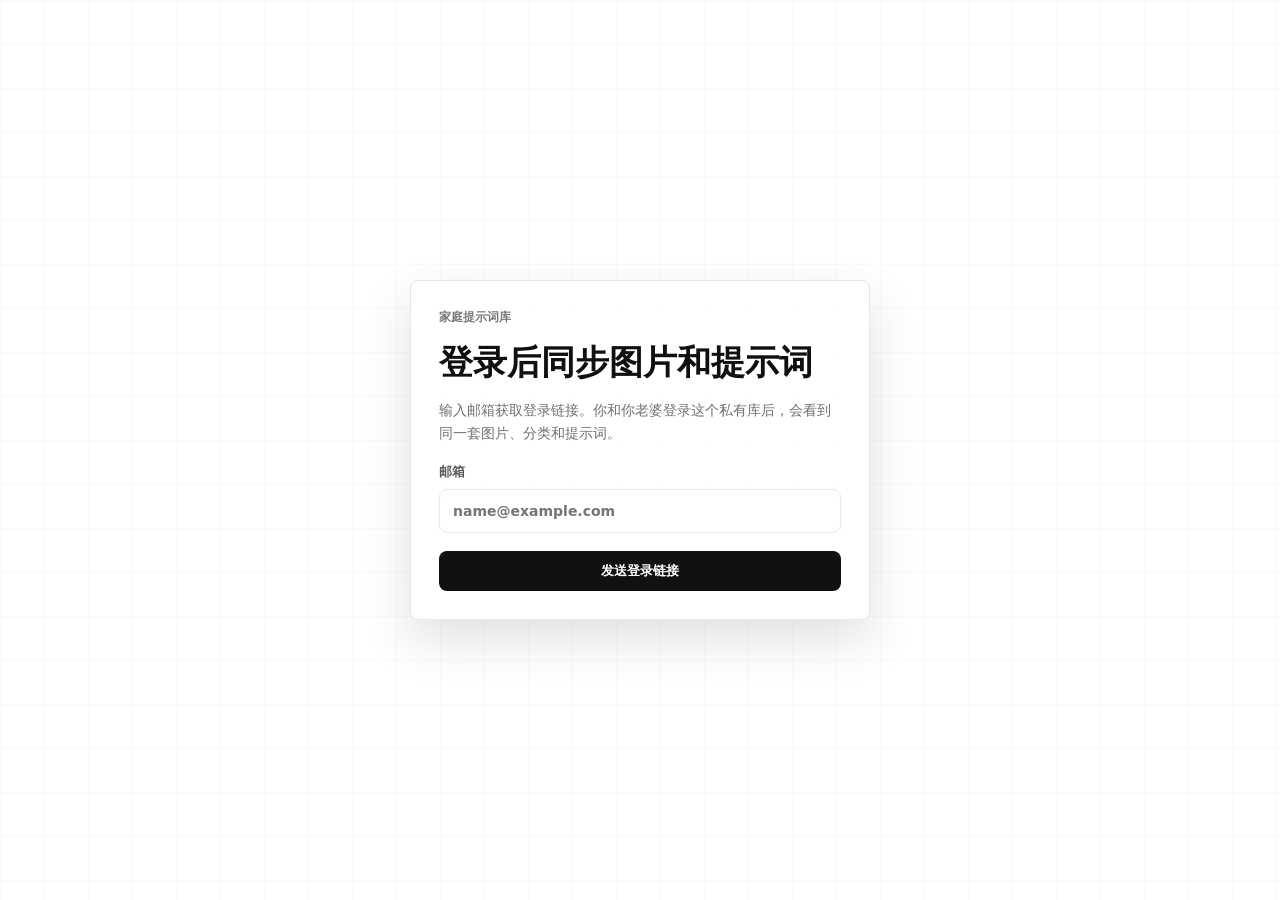
<file: index.html>
<!doctype html>
<html lang="en">
  <head>
    <meta charset="UTF-8" />
    <meta name="viewport" content="width=device-width, initial-scale=1.0" />
    <meta name="theme-color" content="#ffffff" />
    <link rel="icon" type="image/svg+xml" href="./favicon.svg" />
    <title>PromptsRef Local</title>
    <script type="module" crossorigin src="./assets/index-CEas1XL5.js"></script>
    <link rel="stylesheet" crossorigin href="./assets/index-CzXbA7TS.css">
  </head>
  <body>
    <div id="root"></div>
  </body>
</html>
</file>
<file: assets/index-CzXbA7TS.css>
:root{color-scheme:light;--bg: #ffffff;--ink: #101010;--muted: #707070;--line: #e7e7e7;--soft: #f6f6f4;--surface: #ffffff;--surface-strong: #f0f0ee;--accent: #111111;--accent-soft: #f8d657;--shadow: 0 20px 50px rgba(10, 10, 10, .12);--radius: 8px;font-family:Inter,ui-sans-serif,system-ui,-apple-system,BlinkMacSystemFont,Segoe UI,sans-serif}*{box-sizing:border-box}html,body,#root{min-height:100%}body{margin:0;overflow-x:hidden;background:var(--bg);color:var(--ink)}button,input,textarea,select{font:inherit}button{cursor:pointer}.app-shell{max-width:100vw;min-height:100vh;overflow-x:hidden;background:linear-gradient(90deg,rgba(17,17,17,.025) 1px,transparent 1px),linear-gradient(180deg,rgba(17,17,17,.025) 1px,transparent 1px),#fff;background-size:44px 44px}.topbar{position:sticky;top:0;z-index:30;display:grid;grid-template-columns:auto 1fr auto;gap:24px;align-items:center;height:64px;padding:0 24px;border-bottom:1px solid var(--line);background:#ffffffe0;-webkit-backdrop-filter:blur(18px);backdrop-filter:blur(18px)}.brand{display:inline-flex;gap:10px;align-items:center;border:0;background:transparent;color:var(--ink);font-size:15px;font-weight:700;text-decoration:none}.brand-mark{display:inline-grid;width:30px;height:30px;place-items:center;border:1px solid #111;border-radius:7px;background:#111;color:#fff;font-size:16px}.main-nav{display:flex;gap:24px;justify-content:center;min-width:0}.main-nav button{border:0;background:transparent;color:#2e2e2e;font-size:13px;font-weight:600;text-decoration:none;white-space:nowrap}.main-nav button.active{color:#000;font-weight:850}.mobile-nav-select{display:none}.source-chrome-view-shell>.topbar,.source-chrome-view-shell>.mobile-nav-select{display:none}.ghost-button,.primary-button,.secondary-button,.copy-button,.icon-button,.text-button{border:0;border-radius:var(--radius);transition:transform .16s ease,background-color .16s ease,border-color .16s ease}.ghost-button{height:36px;padding:0 15px;border:1px solid var(--line);background:#fff;color:var(--ink);font-size:13px;font-weight:700}.primary-button,.secondary-button,.copy-button{display:inline-flex;align-items:center;justify-content:center;gap:8px;min-height:40px;padding:0 14px;font-size:13px;font-weight:800}.primary-button{background:var(--accent);color:#fff}.secondary-button,.copy-button{border:1px solid var(--line);background:#fff;color:var(--ink)}.danger-button{border-color:#f0c8c8;color:#a63636}.icon-button{display:inline-grid;width:40px;height:40px;place-items:center;border:1px solid var(--line);background:#fff;color:var(--ink)}.text-button{width:100%;min-height:38px;background:transparent;color:var(--muted);font-size:13px;font-weight:700;text-align:center}.auth-page{display:grid;min-height:100vh;place-items:center;padding:24px;background:linear-gradient(90deg,rgba(17,17,17,.025) 1px,transparent 1px),linear-gradient(180deg,rgba(17,17,17,.025) 1px,transparent 1px),#fff;background-size:44px 44px}.auth-card{display:grid;gap:18px;width:min(460px,100%);padding:28px;border:1px solid var(--line);border-radius:8px;background:#fffffff5;box-shadow:var(--shadow)}.auth-card>span{color:#7a7a7a;font-size:12px;font-weight:850}.auth-card h1{margin:0;color:var(--ink);font-size:34px;line-height:1.08}.auth-card p{margin:0;color:var(--muted);font-size:14px;line-height:1.65}.auth-card label{display:grid;gap:8px;color:#595959;font-size:13px;font-weight:800}.auth-card input{height:44px;padding:0 13px;border:1px solid var(--line);border-radius:8px;outline:none;background:#fff;color:var(--ink);font-size:14px}.workspace{display:grid;grid-template-columns:minmax(0,1fr);max-width:100vw;min-height:calc(100vh - 94px);overflow-x:hidden}.workspace.has-panel{grid-template-columns:minmax(0,1fr) 420px}.single-view{display:block}.library{width:100%;min-width:0;max-width:100vw;overflow-x:hidden;padding:38px 28px 60px}.sref-detail-shell{padding:0;background:#fff}.sref-detail-page{display:grid;grid-template-columns:150px minmax(0,1fr);min-height:calc(100vh - 64px)}.source-sidebar{position:sticky;top:64px;align-self:start;display:grid;gap:7px;height:calc(100vh - 64px);padding:14px 12px;border-right:1px solid var(--line);background:#fff}.source-sidebar strong{margin-bottom:8px;font-size:13px}.source-sidebar span{margin-top:10px;color:#8b8b8b;font-size:10px;font-weight:850;letter-spacing:0;text-transform:uppercase}.source-sidebar button{min-height:26px;border:0;background:transparent;color:#333;font-size:11px;font-weight:650;text-align:left}.sref-detail-content{width:min(980px,100%);margin:0 auto;padding:0 28px 58px}.source-offer-bar{display:flex;gap:12px;align-items:center;justify-content:center;min-height:34px;margin:0 -28px 34px;background:#b300ff;color:#fff;font-size:12px;font-weight:850}.source-offer-bar button{min-height:22px;padding:0 12px;border:0;border-radius:999px;background:#fff;color:#7b00c9;font-size:11px;font-weight:850}.source-site-topbar{display:grid;grid-template-columns:auto minmax(280px,440px) auto;gap:18px;align-items:center;width:min(1120px,100%);min-height:58px;margin:-16px auto 24px;padding:0 16px;border-bottom:1px solid rgba(17,24,39,.08);background:#fffffff5}.source-style-page .tool-offer-bar{width:100vw;margin-right:calc(50% - 50vw);margin-bottom:12px;margin-left:calc(50% - 50vw - 74px);border-radius:0}.source-style-page .source-site-topbar{grid-template-columns:minmax(280px,440px) auto;justify-content:space-between;margin-top:0}.source-style-page .source-site-brand,.source-style-detail-hero .guide-language-row{display:none}.source-site-brand,.source-site-actions button{border:0;background:transparent;color:#111827}.source-site-brand{display:inline-flex;gap:10px;align-items:center;min-width:0;padding:0;font-size:16px;font-weight:900}.source-site-brand span{display:grid;width:26px;height:26px;place-items:center;border-radius:5px;color:#6b7280;font-size:14px}.source-site-search{display:flex;align-items:center;min-width:0;height:40px;padding:0 14px;border:1px solid #e5e7eb;border-radius:999px;background:#fff;color:#9ca3af}.source-site-search input{width:100%;min-width:0;border:0;outline:0;background:transparent;color:#111827;font-size:14px;font-weight:650}.source-site-search input::placeholder{color:#9ca3af}.source-site-actions{display:flex;gap:10px;align-items:center;justify-content:flex-end;min-width:0}.source-site-actions button{min-height:38px;padding:0 10px;border-radius:8px;font-size:13px;font-weight:850;white-space:nowrap}.source-site-actions button:last-child{padding:0 16px;border:1px solid #e5e7eb;background:#fff}.cloud-account-button{justify-self:end;min-height:34px;padding:0 12px;border:1px solid #e5e7eb;border-radius:999px;background:#fff;color:#303030;font-size:12px;font-weight:850;white-space:nowrap}.source-home-shell{padding-left:28px}.home-sidebar{position:fixed;left:0;z-index:20;width:150px}.sref-detail-heading{display:grid;justify-items:center;gap:12px;text-align:center}.sref-detail-heading h1{max-width:760px;margin:0;font-size:26px;line-height:1.15}.sref-detail-heading code{color:#ff39bf;font-family:ui-monospace,SFMono-Regular,Menlo,Consolas,monospace;font-size:22px;font-weight:850}.source-tags{display:flex;flex-wrap:wrap;gap:8px;justify-content:center}.source-tags span{padding:5px 9px;border-radius:999px;background:#f0edf8;color:#5d5391;font-size:11px;font-weight:800}.source-image-row{display:grid;grid-template-columns:repeat(4,minmax(0,1fr));gap:18px;margin:34px auto 20px}.source-image-card{position:relative;display:grid;gap:8px;min-width:0;padding:0;border:1px solid var(--line);border-radius:6px;overflow:hidden;background:#fff}.source-image-card.selected{border-color:#111;box-shadow:0 0 0 2px #111}.source-image-card img{width:100%;aspect-ratio:4 / 3;object-fit:cover}.play-dot{position:absolute;top:8px;left:8px;z-index:1;display:inline-grid;min-width:38px;height:22px;place-items:center;border-radius:999px;background:#111111b8;color:#fff;font-size:10px;font-weight:850}.locked-prompt{min-height:32px;padding:0 8px 8px;color:#2d2d2d;font-size:11px;font-weight:800;line-height:1.25;text-align:center}.source-note{max-width:680px;margin:10px auto 16px;color:#5d5d5d;font-size:12px;line-height:1.55;text-align:center}.source-share-row{display:flex;gap:8px;justify-content:center;margin-bottom:58px}.source-share-row button{width:34px;height:34px;border:1px solid var(--line);border-radius:999px;background:#111;color:#fff;font-size:12px;font-weight:850}.source-analysis{max-width:720px;margin:0 auto}.source-analysis h2{margin:24px 0 10px;font-size:19px;line-height:1.2}.source-analysis p,.source-analysis li{color:#333;font-size:14px;line-height:1.65}.source-analysis ul{padding-left:20px}.member-exclusive{max-width:860px;margin:64px auto 0}.member-exclusive h2{margin:0 0 6px;font-size:32px}.member-exclusive p{margin:0 0 18px;color:#666;font-size:14px}.exclusive-grid{display:grid;grid-template-columns:repeat(3,minmax(0,1fr));gap:18px}.exclusive-grid article{min-height:150px;border:1px solid var(--line);border-radius:8px;background:linear-gradient(180deg,#fff0,#00000070),#f7f7f7}.exclusive-grid span{display:inline-block;margin:116px 10px 0;color:#fff;font-size:11px;font-weight:850}.home-hero{display:grid;gap:18px;max-width:1180px;margin:0 auto 34px;padding-top:34px}.home-offer-bar{margin:0;border-radius:0 0 6px 6px}.home-site-topbar{grid-template-columns:minmax(280px,440px) auto;justify-content:space-between;width:100%;min-height:54px;margin:0 auto;padding:0 18px}.source-home-shell .source-site-brand{display:none}.library-panel-open .home-hero{max-width:1180px;margin-bottom:26px}.library-panel-open .source-home-hero-card,.library-panel-open .source-tool-strip{display:none}.source-home-hero-card{position:relative;display:grid;grid-template-columns:minmax(0,.82fr) minmax(360px,1.18fr);min-height:260px;overflow:hidden;border:1px solid #ececec;border-radius:10px;background:linear-gradient(90deg,#fffffff5 0 45%,#ffffffad 62%,#ffffff2e),#f6f3f0;box-shadow:0 22px 50px #10101014}.hero-copy{display:grid;width:100%;min-width:0;gap:14px;align-content:center;justify-items:start;padding:38px 36px;text-align:left;z-index:1}.hero-copy h1{max-width:560px;margin:0;color:#111;font-size:54px;font-weight:850;letter-spacing:0;line-height:.92;overflow-wrap:break-word}.hero-copy h1 span{display:block;color:#b357ff}.hero-copy p{max-width:500px;margin:0;color:#535353;font-size:14px;line-height:1.5}.hero-actions{display:flex;gap:10px;flex-wrap:wrap;justify-content:center}.creator-proof{display:flex;gap:10px;flex-wrap:wrap;align-items:center;color:#787878;font-size:12px;font-weight:700}.creator-proof strong{color:#555}.hero-collage{position:relative;min-height:260px;transform:rotate(-10deg) translate(8px,-12px)}.hero-collage img{position:absolute;width:190px;height:138px;object-fit:cover;border:5px solid #fff;border-radius:12px;box-shadow:0 18px 42px #0000002e}.hero-collage img:nth-child(1){top:8px;left:40px}.hero-collage img:nth-child(2){top:28px;left:250px}.hero-collage img:nth-child(3){top:138px;left:80px}.hero-collage img:nth-child(4){top:160px;left:310px}.hero-collage img:nth-child(5){top:-18px;left:470px}.hero-collage img:nth-child(6){top:112px;left:520px}.source-tool-strip{display:grid;gap:12px}.source-home-shell .home-hero{gap:10px;margin-bottom:16px}.source-home-shell .source-home-hero-card{min-height:218px}.source-home-shell .hero-copy{gap:10px;padding:28px 30px}.source-home-shell .hero-copy h1{max-width:520px;font-size:clamp(38px,3.6vw,48px);line-height:.98}.source-home-shell .hero-copy p{max-width:460px;font-size:13px;line-height:1.4}.source-home-shell .hero-actions{gap:8px}.source-home-shell .creator-proof{font-size:11px}.source-home-shell .hero-collage{min-height:218px;transform:rotate(-9deg) translate(2px,-10px)}.source-home-shell .hero-collage img{width:168px;height:122px;border-width:4px}.source-home-shell .hero-collage img:nth-child(1){top:2px;left:46px}.source-home-shell .hero-collage img:nth-child(2){top:18px;left:232px}.source-home-shell .hero-collage img:nth-child(3){top:112px;left:82px}.source-home-shell .hero-collage img:nth-child(4){top:132px;left:286px}.source-home-shell .hero-collage img:nth-child(5){top:-18px;left:430px}.source-home-shell .hero-collage img:nth-child(6){top:92px;left:484px}.source-home-shell .source-tool-strip{gap:8px}.source-home-shell .source-section-heading h2{font-size:18px}.source-home-shell .source-section-heading p{margin-top:3px;font-size:12px}.source-home-shell .source-tool-cards{gap:10px}.source-home-shell .source-tool-card{min-height:88px;padding:10px}.source-home-shell .source-tool-card strong{margin-top:10px;font-size:13px}.source-home-shell .source-tool-card small{margin-top:4px}.source-home-shell .source-tool-card em{margin-top:5px}.source-section-heading h2,.source-section-heading p{margin:0}.source-section-heading.centered{text-align:center}.source-section-heading h2{font-size:20px;line-height:1.15}.source-section-heading p{margin-top:5px;color:#666;font-size:13px}.source-tool-cards{display:grid;grid-template-columns:repeat(5,minmax(0,1fr));gap:12px}.source-tool-card{position:relative;min-height:112px;overflow:hidden;padding:12px;border:0;border-radius:8px;background:#151515;color:#fff;text-align:left}.source-tool-card img{position:absolute;inset:0;width:100%;height:100%;object-fit:cover;opacity:.45}.source-tool-card:after{position:absolute;inset:0;content:"";background:linear-gradient(180deg,#00000029,#000000d1)}.source-tool-card span,.source-tool-card strong,.source-tool-card small,.source-tool-card em{position:relative;z-index:1;display:block}.source-tool-card span{color:#c9c9c9;font-size:10px;font-weight:850;text-transform:uppercase}.source-tool-card strong{margin-top:18px;font-size:14px;line-height:1.1}.source-tool-card small{margin-top:5px;color:#ffffffc7;font-size:11px;line-height:1.25}.source-tool-card em{margin-top:8px;color:#ffffffb3;font-size:10px;font-style:normal}.library-header{display:flex;gap:22px;align-items:flex-start;justify-content:space-between;max-width:1180px;margin:0 auto 22px}.library-header h1{max-width:720px;margin:0;color:#121212;font-size:46px;font-weight:760;letter-spacing:0;line-height:1.03}.library-header p{max-width:590px;margin:12px 0 0;color:#6f6f6f;font-size:15px;line-height:1.6}.source-home-shell .library-header{gap:16px;margin-bottom:12px}.source-home-shell .library-header h1{font-size:38px;line-height:1.02}.source-home-shell .library-header p{margin-top:6px;font-size:13px;line-height:1.4}.source-home-shell .upload-actions{padding-top:0}.model-library-site-topbar{grid-template-columns:minmax(280px,440px) auto;justify-content:space-between;margin:0 auto 26px}.source-model-tabs{display:flex;gap:22px;align-items:center;width:100%;max-width:1180px;margin:0 auto 18px;overflow-x:auto;padding-bottom:6px}.source-model-tabs button{display:inline-flex;gap:8px;align-items:center;min-height:34px;border:0;border-bottom:2px solid transparent;background:transparent;color:#536179;font-size:14px;font-weight:780;white-space:nowrap}.source-model-tabs button.active{border-color:#7c3aed;color:#7c3aed}.source-model-sort-row{display:flex;justify-content:flex-end;width:100%;max-width:1180px;margin:-56px auto 18px;pointer-events:none}.source-model-sort-row .segmented{pointer-events:auto}.model-summary-strip{display:grid;grid-template-columns:repeat(3,minmax(0,1fr));gap:12px;max-width:1180px;margin:0 auto 16px}.model-summary-strip article{display:grid;gap:7px;min-width:0;padding:16px;border:1px solid var(--line);border-radius:8px;background:#ffffffe0}.model-summary-strip strong,.model-summary-strip p{margin:0}.model-summary-strip strong{color:#151515;font-size:17px;line-height:1.15}.model-summary-strip p{color:#666;font-size:13px;line-height:1.45}.model-template-strip{display:grid;gap:16px;max-width:1180px;margin:18px auto 28px}.model-template-strip h2,.model-template-strip p,.model-template-strip h3{margin:0}.model-template-strip>div:first-child{display:grid;gap:6px}.model-template-strip h2{color:var(--ink);font-size:18px;font-weight:950}.model-template-strip>div:first-child p{color:var(--muted);font-size:14px}.model-template-row{display:grid;grid-template-columns:repeat(4,minmax(0,1fr));gap:14px;padding-bottom:8px}.model-template-row article{display:grid;gap:10px;align-content:start;overflow:hidden;border:1px solid var(--line);border-radius:12px;background:#fff;box-shadow:0 14px 26px #0f172a14;scroll-snap-align:start}.model-template-row img{width:100%;aspect-ratio:4 / 3;object-fit:cover;background:#f8fafc}.model-template-row h3{padding:0 14px;color:var(--ink);font-size:15px;line-height:1.25}.model-template-row p{display:-webkit-box;min-height:54px;padding:0 14px;overflow:hidden;color:var(--muted);font-size:13px;line-height:1.4;-webkit-box-orient:vertical;-webkit-line-clamp:3}.model-template-row button{min-height:42px;border-radius:0;background:#111827;color:#fff;font-size:13px;font-weight:900}.upload-actions{display:flex;gap:10px;flex-wrap:wrap;justify-content:flex-end;flex:0 0 auto;padding-top:6px}.hidden-input{display:none}.tool-row{display:grid;grid-template-columns:minmax(180px,1fr) auto auto;gap:12px;align-items:center;width:100%;min-width:0;max-width:1180px;margin:0 auto 14px}.source-home-shell .tool-row{gap:10px;margin-bottom:8px}.search-box{display:flex;align-items:center;gap:10px;height:44px;padding:0 14px;border:1px solid var(--line);border-radius:var(--radius);background:#fff;color:#9a9a9a}.source-home-shell .search-box{height:38px}.search-box input{width:100%;border:0;outline:none;color:var(--ink);font-size:14px}.segmented{display:inline-flex;height:44px;padding:4px;border:1px solid var(--line);border-radius:var(--radius);background:#fff}.source-home-shell .segmented{height:38px}.segmented button,.category-rail button{min-width:0;border:0;border-radius:6px;background:transparent;color:#5f5f5f;font-size:13px;font-weight:750}.segmented button{padding:0 13px}.segmented button.active,.category-rail button.active{background:#111;color:#fff}.category-rail{display:flex;gap:8px;width:100%;max-width:1180px;margin:0 auto 10px;overflow-x:auto;padding-bottom:2px;scrollbar-width:none}.category-rail::-webkit-scrollbar{display:none}.category-row{display:grid;grid-template-columns:minmax(0,1fr) auto;gap:10px;align-items:start;max-width:1180px;margin:0 auto 10px}.category-row .category-rail{max-width:none;margin:0}.source-home-shell .category-rail{margin-bottom:6px}.category-rail button{height:34px;padding:0 12px;border:1px solid var(--line);background:#fff;white-space:nowrap}.category-actions{display:flex;gap:8px;justify-content:flex-end}.category-actions button{height:34px;padding:0 12px;border:1px solid var(--line);background:#fff;color:var(--ink);font-size:13px;font-weight:780;white-space:nowrap}.category-actions button:disabled{cursor:not-allowed;opacity:.42}.secondary-rail{margin-bottom:18px}.source-home-shell .secondary-rail{margin-bottom:10px}.drop-banner{display:flex;gap:12px;align-items:center;justify-content:center;max-width:1180px;width:100%;min-height:88px;margin:0 auto 22px;padding:18px 20px;border:1px dashed #cfcfcf;border-radius:var(--radius);background:#ffffffd1;color:#616161;cursor:pointer;font:inherit;font-size:14px;font-weight:780;line-height:1.35;text-align:center;transition:border-color .16s ease,background .16s ease,transform .16s ease}.drop-banner:hover,.drop-banner:focus-visible{border-color:#111;background:#fff;color:#111;outline:none;transform:translateY(-1px)}.drop-banner svg{flex:0 0 auto}.source-home-shell .drop-banner{min-height:76px;margin-bottom:14px;padding:16px}.archive-overlay{position:fixed;inset:0;z-index:80;display:grid;place-items:center;padding:28px;background:#ffffffb8;-webkit-backdrop-filter:blur(8px);backdrop-filter:blur(8px)}.archive-panel{display:grid;grid-template-columns:minmax(220px,360px) minmax(320px,460px);width:min(860px,100%);max-height:min(760px,calc(100vh - 56px));overflow:hidden;border:1px solid var(--line);border-radius:8px;background:#fff;box-shadow:0 24px 72px #0000002e}.archive-preview{min-height:100%;background:#f4f4f1}.archive-preview img{display:block;width:100%;height:100%;object-fit:cover}.archive-fields{display:grid;gap:14px;align-content:start;overflow:auto;padding:22px}.archive-heading{display:flex;gap:16px;align-items:start;justify-content:space-between}.archive-heading span,.archive-fields label span{display:block;margin-bottom:7px;color:#7a7a7a;font-size:11px;font-weight:850;text-transform:uppercase}.archive-heading h2{margin:0;color:var(--ink);font-size:28px;line-height:1}.archive-fields input,.archive-fields textarea{width:100%;border:1px solid var(--line);border-radius:8px;background:#fff;color:var(--ink);font:inherit;font-size:14px;line-height:1.5}.archive-fields input{height:42px;padding:0 12px}.archive-fields textarea{min-height:154px;padding:12px;resize:vertical}.archive-actions{display:grid;grid-template-columns:1fr 1.2fr;gap:10px}.storage-warning,.cloud-status{display:grid;grid-template-columns:auto minmax(0,1fr) auto;gap:10px;align-items:center;max-width:1180px;min-height:46px;margin:0 auto 16px;padding:10px 12px;border:1px solid #f3c266;border-radius:8px;background:#fff8e6;color:#6f4a00;font-size:12px;font-weight:750;line-height:1.4}.cloud-status{grid-template-columns:auto minmax(0,1fr);border-color:#d9e6ff;background:#f6f9ff;color:#24426f}.cloud-status.loading{border-color:#eee4ff;background:#fbf8ff;color:#6b2fc8}.storage-warning svg{color:#b66b00}.cloud-status svg{color:#5377b5}.storage-warning .secondary-button{min-height:32px;padding:0 10px;border-color:#efc66d;background:#fffdf7;color:#5f4300;font-size:12px}.feed-imagine-box{position:sticky;top:78px;z-index:12;display:grid;grid-template-columns:minmax(0,1fr) auto;gap:8px;width:min(420px,calc(100% - 28px));min-height:54px;align-items:center;margin:-2px auto 18px;padding:8px 8px 8px 16px;border:1px solid var(--line);border-radius:999px;background:#fffffff0;box-shadow:0 18px 45px #0c0c0c1f;-webkit-backdrop-filter:blur(16px);backdrop-filter:blur(16px)}.source-home-shell .feed-imagine-box{min-height:46px;margin:-2px auto 10px;padding:6px 6px 6px 14px}.feed-imagine-box input{min-width:0;border:0;outline:none;background:transparent;color:var(--ink);font-size:13px}.feed-imagine-box .primary-button{min-height:38px;border-radius:999px;background:#b300ff}.source-home-shell .feed-imagine-box .primary-button{min-height:34px}.masonry-grid{max-width:1180px;margin:0 auto;columns:4 220px;column-gap:16px}.load-more-button{display:block;min-height:36px;margin:30px auto 56px;padding:0 18px;border:0;border-radius:8px;background:#101423;color:#fff;font-size:12px;font-weight:850}.source-faq-strip{display:grid;gap:12px;max-width:820px;margin:0 auto 58px}.source-faq-strip .source-section-heading{margin-bottom:8px}.source-faq-strip .source-section-heading h2{font-size:30px}.source-faq-strip details{border:1px solid var(--line);border-radius:10px;background:#f6f6f6}.source-faq-strip summary{min-height:48px;padding:15px 18px;color:#1d1d1d;font-size:13px;font-weight:850;cursor:pointer}.source-faq-strip p{margin:0;padding:0 18px 16px;color:#4c4c4c;font-size:13px;line-height:1.55}.source-footer{display:grid;grid-template-columns:repeat(4,minmax(0,1fr));gap:28px;max-width:1180px;margin:0 auto;padding:30px;border-radius:8px 8px 0 0;background:#252f3a;color:#d9e1ea}.source-footer div{display:grid;gap:8px;align-content:start}.source-footer strong{color:#aeb8c4;font-size:11px;font-weight:850;text-transform:uppercase}.source-footer span,.source-footer p{margin:0;color:#f1f4f7;font-size:12px;line-height:1.45}.prompt-card{position:relative;display:block;width:100%;break-inside:avoid;margin:0 0 16px;overflow:hidden;padding:0;border:1px solid rgba(0,0,0,.08);border-radius:8px;background:#ddd;box-shadow:none;text-align:left}.prompt-card.selected{outline:3px solid #111;outline-offset:2px}.prompt-card img{display:block;width:100%;height:auto}.card-scrim{position:absolute;inset:0;background:linear-gradient(180deg,transparent 40%,rgba(0,0,0,.64));opacity:0;transition:opacity .16s ease}.card-meta,.card-copy{position:absolute;right:12px;left:12px;z-index:2;color:#fff;opacity:0;transform:translateY(8px);transition:opacity .16s ease,transform .16s ease}.card-meta{top:12px;display:flex;justify-content:space-between;font-size:11px;font-weight:800;text-transform:uppercase}.card-copy{bottom:12px;display:grid;gap:5px}.card-copy strong{font-size:15px;line-height:1.1}.card-copy span{display:-webkit-box;overflow:hidden;color:#ffffffc7;font-size:12px;line-height:1.35;-webkit-box-orient:vertical;-webkit-line-clamp:2}.prompt-card:hover .card-scrim,.prompt-card.selected .card-scrim,.prompt-card:hover .card-meta,.prompt-card.selected .card-meta,.prompt-card:hover .card-copy,.prompt-card.selected .card-copy{opacity:1;transform:translateY(0)}.prompt-panel{position:fixed;top:0;right:0;bottom:0;z-index:40;width:420px;height:auto;overflow:auto;border-left:1px solid var(--line);background:#fff;box-shadow:-18px 0 60px #0a0a0a14}.panel-image-wrap{position:relative;aspect-ratio:4 / 3;overflow:hidden;border-bottom:1px solid var(--line);background:#efefef}.panel-image-wrap img{width:100%;height:100%;object-fit:cover}.panel-close{position:absolute;top:12px;right:12px;background:#ffffffeb}.panel-body{display:grid;gap:18px;padding:18px}.panel-title-row{display:block}.panel-title-row h2{margin:8px 0 0;color:var(--ink);font-size:25px;font-weight:780;line-height:1.08;letter-spacing:0}.panel-category-tag{display:inline-flex;max-width:100%;min-height:25px;align-items:center;padding:0 10px;border:1px solid var(--line);border-radius:999px;background:#f8f8f6;color:#5c5c5c;font-size:11px;font-weight:850;text-transform:uppercase}.tiny-label,.meta-grid label span{display:block;margin-bottom:7px;color:#8a8a8a;font-size:11px;font-weight:850;letter-spacing:0;text-transform:uppercase}.title-input{width:100%;padding:0;border:0;outline:none;background:transparent;color:var(--ink);font-size:25px;font-weight:760;line-height:1.08;resize:none}.prompt-editor textarea{width:100%;resize:vertical;padding:14px;border:1px solid var(--line);border-radius:var(--radius);outline:none;background:#fbfbfa;color:#242424;font-size:14px;line-height:1.55}.source-route-strip{display:grid;gap:7px;padding:11px 12px;border:1px solid var(--line);border-radius:8px;background:#fbfbfa}.source-route-strip span{color:#777;font-size:11px;font-weight:850;text-transform:uppercase}.source-route-strip code{overflow-wrap:anywhere;color:#222;font-family:ui-monospace,SFMono-Regular,Menlo,Consolas,monospace;font-size:12px;line-height:1.4}.access-banner{display:flex;gap:12px;align-items:center;justify-content:space-between;padding:12px;border:1px solid #222;border-radius:8px;background:#111;color:#fff}.access-banner div{display:grid;gap:4px}.access-banner strong{font-size:13px;line-height:1.2}.access-banner span{color:#ffffffb8;font-size:12px;line-height:1.35}.access-pill{flex:0 0 auto;padding:5px 8px;border-radius:999px;background:#ffffff21;color:#fff!important;font-size:11px!important;font-weight:800;text-transform:uppercase}.meta-grid{display:grid;grid-template-columns:1fr 1fr;gap:12px}.meta-grid input,.meta-grid select{width:100%;height:40px;padding:0 10px;border:1px solid var(--line);border-radius:var(--radius);outline:none;background:#fff;color:var(--ink);font-size:13px}.quick-actions{display:grid;grid-template-columns:1fr 1fr;gap:10px}.item-actions{display:grid;grid-template-columns:repeat(auto-fit,minmax(128px,1fr));gap:10px}.panel-note{display:flex;gap:9px;align-items:flex-start;padding:12px;border-radius:var(--radius);background:var(--surface-strong);color:#555;font-size:12px;font-weight:650;line-height:1.45}.panel-output{display:grid;gap:8px}.panel-output code{display:block;min-height:86px;padding:12px;border:1px solid var(--line);border-radius:8px;background:#fbfbfa;color:#171717;font-family:ui-monospace,SFMono-Regular,Menlo,Consolas,monospace;font-size:12px;line-height:1.5;white-space:pre-wrap}.faq-strip{max-width:1180px;margin:44px auto 0;padding-top:28px;border-top:1px solid var(--line)}.faq-strip h2{margin:0 0 16px;font-size:30px;line-height:1.1}.faq-strip>div{display:grid;grid-template-columns:repeat(3,minmax(0,1fr));gap:14px}.faq-strip article{display:grid;gap:8px;min-height:145px;padding:16px;border:1px solid var(--line);border-radius:8px;background:#ffffffe0}.faq-strip strong,.faq-strip p{margin:0}.faq-strip strong{font-size:15px}.faq-strip p{color:#666;font-size:13px;line-height:1.5}.generator-page,.discover-page,.guide-page,.helper-page,.pricing-page,.style-page,.tools-page,.utility-page{max-width:1180px;margin:0 auto;padding:42px 28px 72px}.source-tool-page,.source-pricing-page{max-width:1260px;padding:0 28px 72px 176px}.tool-sidebar{position:fixed;left:0;z-index:20;width:150px}.tool-offer-bar{margin:0 auto 18px;border-radius:0 0 6px 6px}.page-heading{display:grid;gap:12px;max-width:760px;margin-bottom:28px}.page-heading h1{margin:0;color:#121212;font-size:46px;font-weight:760;letter-spacing:0;line-height:1.03}.page-heading p{margin:0;color:#686868;font-size:15px;line-height:1.6}.compact-heading{gap:8px;margin:0 0 14px}.compact-heading h1{font-size:27px;line-height:1.08}.compact-heading h1:first-line{color:#8a2cff}.compact-heading p{font-size:13px;line-height:1.45}.tool-generator-shell{display:grid;grid-template-columns:minmax(300px,390px) minmax(0,1fr);gap:18px;align-items:start;padding:16px;border:1px solid var(--line);border-radius:10px;background:#fff;box-shadow:0 18px 48px #10101014}.source-generator-form,.source-generator-library{min-width:0}.source-generator-form{display:grid;gap:12px;align-content:start}.reference-upload-box,.source-field,.source-control-group,.credit-row,.publish-toggle{display:grid;gap:8px}.reference-upload-box>span,.source-field>span,.source-control-group>span,.credit-row>span,.publish-toggle>span{color:#656565;font-size:12px;font-weight:850}.upload-square{display:grid;width:56px;height:56px;place-items:center;border:1px dashed #cfcfcf;border-radius:8px;background:#fafafa;color:#111}.reference-preview.compact-reference{width:112px;aspect-ratio:1 / 1;min-height:0;border-radius:8px}.source-field textarea{width:100%;resize:vertical;min-height:112px;padding:12px;border:1px solid var(--line);border-radius:8px;outline:none;background:#fff;color:#222;font-size:13px;line-height:1.5}.source-field small{justify-self:end;color:#a0a0a0;font-size:11px;font-weight:750}.random-prompt-button{width:fit-content;min-height:28px;padding:0;text-align:left}.checkbox-grid{display:grid;grid-template-columns:repeat(2,minmax(0,1fr));gap:8px}.checkbox-grid label,.pill-radio-row label,.aspect-radio-grid label{display:inline-flex;gap:7px;align-items:center;min-height:34px;padding:0 9px;border:1px solid var(--line);border-radius:8px;background:#fff;color:#262626;font-size:12px;font-weight:800}.checkbox-grid input,.pill-radio-row input,.aspect-radio-grid input{accent-color:#111}.pill-radio-row,.aspect-radio-grid{display:grid;grid-template-columns:repeat(4,minmax(0,1fr));gap:8px}.credit-row,.publish-toggle{grid-template-columns:minmax(0,1fr) auto;align-items:center;min-height:40px;padding:0 10px;border:1px solid var(--line);border-radius:8px;background:#fbfbfa}.credit-row strong{font-size:14px}.publish-toggle input{accent-color:#111}.source-generate-actions{grid-template-columns:1fr auto}.source-generate-actions .primary-button{background:linear-gradient(90deg,#6a62ff,#c431d8)}.source-generator-library{display:grid;gap:12px}.source-tabs{display:flex;gap:8px;flex-wrap:wrap}.source-tabs button{min-height:30px;padding:0 12px;border:1px solid var(--line);border-radius:999px;background:#fff;color:#555;font-size:12px;font-weight:850}.source-tabs button.active{border-color:#111;background:#111;color:#fff}.generator-library-search{height:38px}.generator-library-grid{display:grid;grid-template-columns:repeat(4,minmax(0,1fr));gap:8px}.generator-library-card{position:relative;min-height:124px;overflow:hidden;padding:0;border:0;border-radius:8px;background:#eee}.generator-library-card img{width:100%;height:100%;min-height:124px;object-fit:cover}.generator-library-card span{position:absolute;right:7px;bottom:7px;padding:4px 7px;border-radius:999px;background:#ffffffe0;color:#222;font-size:10px;font-weight:850}.source-generated-preview{margin-top:4px;background:#f7f7f7}.video-tool-shell{grid-template-columns:minmax(330px,410px) minmax(0,1fr);align-items:start}.video-model-grid,.video-short-row{grid-template-columns:repeat(2,minmax(0,1fr))}.video-duration-row{grid-template-columns:repeat(6,minmax(0,1fr))}.video-toggle-grid,.video-keyframe-grid{display:grid;grid-template-columns:repeat(2,minmax(0,1fr));gap:10px}.reference-upload-box small{color:#8a8a8a;font-size:11px;font-weight:750}.keyframe-preview{width:70px;height:70px;overflow:hidden;border:1px solid var(--line);border-radius:8px;background:#f2f2f2}.keyframe-preview img{width:100%;height:100%;object-fit:cover}.compact-upload-button{min-height:30px;justify-content:center;padding:0 10px;font-size:12px}.source-helper-text{margin:0;color:#777;font-size:11px;font-weight:650;line-height:1.45}.icon-only-action{width:42px;padding:0;justify-content:center}.video-generated-preview{display:grid;gap:12px;padding:12px;border:1px solid var(--line);border-radius:8px}.video-generated-preview .video-preview-grid{grid-template-columns:1fr;gap:8px;margin-top:0}.video-generated-preview .video-preview-grid article,.video-generated-preview .video-preview-actions{padding:12px}.video-generated-preview .video-preview-actions{grid-template-columns:1fr}.video-source-library{align-content:start}.video-library-grid{grid-template-columns:repeat(5,minmax(0,1fr));align-items:start}.video-library-card{min-height:0;aspect-ratio:3 / 4}.video-library-card:nth-child(3n+1){grid-row:span 2;aspect-ratio:3 / 5}.video-library-card img{min-height:0}.ai-generator-site-topbar,.motion-control-site-topbar,.ai-video-site-topbar{grid-template-columns:minmax(280px,440px) auto;justify-content:space-between;margin:0 auto 16px}.video-compare-grid{grid-template-columns:1fr repeat(2,minmax(0,1fr))}.video-model-section .tiny-label{display:inline-flex;margin-bottom:9px}.mock-video-player{display:grid;align-items:end;min-height:112px;margin-top:6px;padding:12px;border-radius:8px;background:#090909;color:#fff;font-size:11px;font-weight:800}.image-prompt-page{max-width:1260px}.image-prompt-site-topbar{grid-template-columns:minmax(280px,440px) auto;justify-content:space-between;margin:0 auto 16px}.image-prompt-heading{display:grid;gap:8px;justify-items:center;margin:12px auto 26px;text-align:center}.image-prompt-heading h1{margin:0;color:#111;font-size:36px;line-height:1.08}.image-prompt-heading p{margin:0;color:#555;font-size:13px;font-weight:650}.image-prompt-tool-card{display:grid;grid-template-columns:minmax(280px,.95fr) minmax(230px,.7fr) minmax(320px,1fr);gap:14px;max-width:980px;margin:0 auto;padding:18px;border:1px solid var(--line);border-radius:10px;background:#fff;box-shadow:0 18px 48px #10101014}.image-prompt-upload,.image-prompt-settings,.image-prompt-result{min-width:0}.image-prompt-card-head,.image-prompt-result-head{display:flex;gap:10px;align-items:flex-start;justify-content:space-between;margin-bottom:12px}.image-prompt-card-head{display:grid;justify-content:start}.image-prompt-card-head strong,.image-prompt-result-head strong{color:#202020;font-size:12px;font-weight:900}.image-prompt-card-head span,.image-prompt-result-head span{color:#7a7a7a;font-size:11px;font-weight:700}.image-prompt-dropzone{display:grid;gap:9px;justify-items:center;min-height:216px;padding:28px 18px;border:1px dashed #d4d4d4;border-radius:10px;background:#fbfbfa;text-align:center}.image-prompt-preview{width:82px;height:82px;overflow:hidden;border:1px solid var(--line);border-radius:8px;background:#e8eef2}.image-prompt-preview img{width:100%;height:100%;object-fit:cover}.image-prompt-dropzone strong{font-size:12px}.image-prompt-dropzone span{max-width:250px;color:#777;font-size:11px;font-weight:700;line-height:1.4}.image-prompt-upload-actions,.image-prompt-result-actions,.image-prompt-select-row{display:flex;gap:8px;flex-wrap:wrap;align-items:center}.image-prompt-upload-actions .secondary-button{min-height:30px;padding:0 12px;font-size:12px}.image-prompt-select-row{align-content:start}.image-prompt-select-row select,.image-prompt-select-row .primary-button{height:34px;border-radius:7px;font-size:12px;font-weight:850}.image-prompt-select-row select{flex:1 1 100px;min-width:0;padding:0 9px;border:1px solid var(--line);background:#fff;color:#222}.image-prompt-select-row .primary-button{width:100%;justify-content:center;background:#565b67}.image-prompt-result-actions button{min-height:28px;padding:0 11px;border:1px solid var(--line);border-radius:7px;background:#fff;color:#555;font-size:11px;font-weight:850}.image-prompt-result-actions button:first-child{border-color:#6a6f79;background:#6a6f79;color:#fff}.image-prompt-output{display:grid;gap:8px;min-height:235px;padding:18px;border:1px solid var(--line);border-radius:10px;background:#fff}.image-prompt-output span{width:fit-content;padding:3px 7px;border-radius:999px;background:#f2f3f5;color:#656565;font-size:10px;font-weight:900}.image-prompt-output strong,.image-prompt-output p{margin:0}.image-prompt-output strong{color:#222;font-size:12px}.image-prompt-output p,.image-prompt-output code{color:#555;font-size:12px;line-height:1.55}.image-prompt-output code{display:block;padding:10px;border:1px solid var(--line);border-radius:8px;background:#fbfbfa;white-space:pre-wrap;overflow-wrap:anywhere}.image-prompt-helper-link{display:block;width:fit-content;margin:14px auto 0;border:0;background:transparent;color:#7a64ff;font-size:12px;font-weight:850}.image-prompt-steps{display:grid;gap:28px;max-width:900px;margin:74px auto 0;text-align:center}.image-prompt-steps h2{margin:0;color:#111;font-size:30px;line-height:1.1}.image-prompt-flow{display:grid;grid-template-columns:minmax(160px,220px) auto minmax(240px,300px);gap:42px;align-items:center;justify-content:center}.image-prompt-sample-image,.image-prompt-sample-output{overflow:hidden;border:1px solid var(--line);border-radius:8px;background:#fff;box-shadow:0 12px 28px #10101014}.image-prompt-sample-image{aspect-ratio:1 / 1}.image-prompt-sample-image img{width:100%;height:100%;object-fit:cover}.image-prompt-sample-output{display:grid;gap:8px;min-height:190px;padding:18px;text-align:left}.image-prompt-sample-output strong,.image-prompt-sample-output p{margin:0}.image-prompt-sample-output p{color:#555;font-family:ui-monospace,SFMono-Regular,Menlo,Consolas,monospace;font-size:12px;line-height:1.55}.flow-arrow{color:#9a9a9a;font-size:28px;font-weight:400}.image-prompt-step-grid{display:grid;grid-template-columns:repeat(3,minmax(0,1fr));gap:24px}.image-prompt-step-grid article{display:grid;gap:10px;justify-items:center}.image-prompt-step-grid svg{color:#2c66ff}.image-prompt-step-grid strong{max-width:190px;color:#111;font-size:12px;line-height:1.35}.image-prompt-member{margin-top:80px}.image-prompt-member .exclusive-grid{grid-template-columns:repeat(4,minmax(0,1fr));gap:14px}.image-prompt-member .exclusive-card{position:relative;min-height:260px;overflow:hidden;padding:0;border:1px solid var(--line);border-radius:8px;background:#f7f7f7;color:#fff;text-align:left}.image-prompt-member .exclusive-card img{width:100%;height:100%;min-height:260px;object-fit:cover}.image-prompt-member .exclusive-card:after{position:absolute;inset:auto 0 0;height:44%;content:"";background:linear-gradient(180deg,#0000,#0000008c)}.image-prompt-member .exclusive-card span,.image-prompt-member .exclusive-card strong{position:absolute;z-index:1;font-size:11px;font-weight:900}.image-prompt-member .exclusive-card span{left:9px;bottom:9px}.image-prompt-member .exclusive-card strong{right:9px;bottom:9px}.source-pricing-strip{max-width:1120px;margin:74px auto 0;padding:48px 36px;background:#eef2f6}.source-helper-page{max-width:1260px}.source-helper-site-topbar{grid-template-columns:minmax(280px,440px) auto;justify-content:space-between;margin:0 auto 16px}.source-helper-heading{display:grid;gap:12px;justify-items:center;margin:14px auto 34px;text-align:center}.source-helper-heading h1{margin:0;color:#111;font-size:38px;line-height:1.08}.source-helper-heading p{max-width:760px;margin:0;color:#333;font-size:15px;font-weight:650;line-height:1.45}.source-helper-builder{max-width:900px;margin:0 auto}.source-helper-tabs{display:flex;align-items:flex-end;gap:6px;overflow-x:auto}.source-helper-tabs button{min-height:48px;padding:0 20px;border:0;border-radius:4px 4px 0 0;background:#e9edf3;color:#4a5362;font-size:20px;font-weight:850;white-space:nowrap}.source-helper-tabs button.active{background:#1e2938;color:#fff}.source-helper-keywords{display:flex;gap:8px;flex-wrap:wrap;padding:14px;border-radius:0 0 4px 4px;background:#1e2938}.source-helper-keywords button{min-height:32px;padding:0 12px;border:0;border-radius:999px;background:#374456;color:#fff;font-size:13px;font-weight:850}.source-helper-keywords button.selected{background:#2d6cdf;box-shadow:inset 0 0 0 1px #ffffff52}.source-helper-builder textarea{width:100%;min-height:104px;resize:vertical;padding:14px;border:1px solid var(--line);border-top:0;border-radius:0;outline:none;background:#fff;color:#242424;font-size:14px;line-height:1.55}.source-helper-actions{display:flex;gap:14px;justify-content:center;margin-top:16px}.source-helper-actions .primary-button,.source-helper-actions .secondary-button{min-height:44px;padding:0 22px}.source-helper-actions .primary-button{background:#253143}.source-helper-actions .premium-action{color:#a8a8a8;background:#ececec}.helper-guide-link{display:block;width:fit-content;margin:42px auto 0;border:0;background:transparent;color:#64748b;font-size:14px;font-weight:800}.helper-pricing-strip{margin-top:0}.source-tools-page{max-width:1260px}.source-tools-site-topbar{grid-template-columns:minmax(280px,440px) auto;justify-content:space-between;margin:0 auto 18px}.source-tools-heading{display:grid;gap:8px;max-width:980px;margin:18px auto 24px}.source-tools-heading.left{margin:0 0 22px}.source-tools-heading h1,.source-tools-heading h2,.source-tools-heading p{margin:0}.source-tools-heading h1{color:#111;font-size:34px;line-height:1.1}.source-tools-heading h2{color:#111827;font-size:30px;line-height:1.12}.source-tools-heading p{color:#5f6670;font-size:14px;font-weight:650}.source-tools-grid{display:grid;grid-template-columns:repeat(4,minmax(0,1fr));gap:14px;max-width:980px;margin:0 auto}.source-guide-page{max-width:1260px;padding:0 28px 72px 176px}.source-guide-heading,.source-guide-detail-heading{display:grid;gap:14px;max-width:980px;margin:34px auto 26px}.source-guide-heading h1,.source-guide-detail-heading h1,.source-guide-heading p,.source-guide-detail-heading p{margin:0}.source-guide-heading h1{color:#111827;font-size:40px;line-height:1.08}.source-guide-detail-heading h1{color:#111827;font-size:34px;line-height:1.28}.source-guide-heading p,.source-guide-detail-heading p{max-width:820px;color:#5f6670;font-size:15px;line-height:1.6}.guide-language-row,.guide-period-row{display:flex;gap:8px;flex-wrap:wrap;align-items:center}.guide-language-row span,.guide-period-row button{min-height:32px;padding:7px 11px;border:1px solid var(--line);border-radius:8px;background:#fff;color:#4b5563;font-size:12px;font-weight:800}.guide-language-row span.active,.guide-period-row button.active{border-color:#111827;background:#111827;color:#fff}.source-featured-guides,.source-ranking-layout,.source-guide-premium{max-width:980px;margin:0 auto}.source-guide-section-title{display:grid;gap:7px;margin-bottom:16px}.source-guide-section-title h2,.source-guide-section-title p{margin:0}.source-guide-section-title h2{color:#111827;font-size:30px;line-height:1.12}.source-guide-section-title p{color:#6b7280;font-size:14px;font-weight:650}.source-guide-list{display:grid;grid-template-columns:repeat(2,minmax(0,1fr));gap:14px}.source-guide-card{display:grid;grid-template-columns:132px minmax(0,1fr);gap:14px;align-items:stretch;min-width:0;padding:12px;border:1px solid var(--line);border-radius:10px;background:#fff;box-shadow:0 10px 24px #1010100d}.source-guide-card img{width:132px;height:104px;object-fit:cover;border-radius:8px;background:#f3f4f6}.source-guide-card div{display:grid;gap:6px;min-width:0}.source-guide-card span{color:#4f46e5;font-size:11px;font-weight:850}.source-guide-card h2,.source-guide-card p,.source-guide-card small{margin:0}.source-guide-card h2{color:#111827;font-size:17px;line-height:1.22}.source-guide-card p{color:#5f6670;font-size:13px;line-height:1.45}.source-guide-card small{color:#8b8f98;font-size:12px;font-weight:750}.source-guide-card .secondary-button{grid-column:2;width:fit-content}.source-ranking-layout{display:grid;grid-template-columns:196px minmax(0,1fr);gap:18px;align-items:start}.source-ranking-filter,.source-ranking-table{border:1px solid var(--line);border-radius:10px;background:#fff}.source-ranking-filter{display:grid;gap:6px;padding:12px}.source-ranking-filter strong{margin-bottom:4px;color:#111827;font-size:14px}.source-ranking-filter button{min-height:33px;border:0;border-radius:7px;background:transparent;color:#5f6670;font-size:12px;font-weight:800;text-align:left}.source-ranking-filter button.active{background:#3b82f6;color:#fff}.source-ranking-table{overflow:hidden}.source-ranking-head,.source-ranking-row{display:grid;grid-template-columns:42px minmax(128px,.9fr) minmax(180px,1fr) 72px 120px;gap:10px;align-items:center;min-width:0;padding:12px 14px}.source-ranking-head{background:#f8fafc;color:#6b7280;font-size:12px;font-weight:850}.source-ranking-head span:first-child{grid-column:2}.source-ranking-row{border-top:1px solid var(--line)}.source-ranking-row strong{color:#111827;font-size:18px}.source-ranking-row code{color:#111827;font-family:ui-monospace,SFMono-Regular,Menlo,Consolas,monospace;font-size:13px;overflow-wrap:anywhere}.source-ranking-row div{display:flex;gap:6px;flex-wrap:wrap}.source-ranking-row div span{padding:5px 8px;border-radius:999px;background:#eef2ff;color:#4338ca;font-size:11px;font-weight:800}.source-ranking-row b{color:#111827;font-size:14px}.source-ranking-row .secondary-button{min-height:34px;padding:0 10px;font-size:12px}.source-guide-premium{display:grid;gap:14px;margin-top:54px;padding:28px;border:1px solid #e9d5ff;border-radius:14px;background:linear-gradient(135deg,#faf5ff,#fff7ed);text-align:center}.source-guide-premium h2,.source-guide-premium p{margin:0}.source-guide-premium h2{color:#111827;font-size:34px;line-height:1.1}.source-guide-premium p{color:#5f6670;font-size:14px;font-weight:650}.source-guide-premium div{display:grid;grid-template-columns:repeat(3,minmax(0,1fr));gap:10px}.source-guide-premium button{min-height:42px;border:0;border-radius:8px;background:#4b5563;color:#fff;font-weight:850}.source-guide-premium button:nth-child(2){background:#facc15;color:#111827}.source-style-page{max-width:1260px;padding:0 28px 72px 176px}.source-style-heading,.source-style-detail-section{max-width:980px;margin:34px auto 26px}.source-style-heading{display:grid;gap:14px}.source-style-detail-hero{position:relative;isolation:isolate;align-items:center;max-width:1100px;min-height:340px;padding:42px 36px;overflow:hidden;border-radius:10px;text-align:center}.source-style-detail-hero:after{position:absolute;inset:0;z-index:-1;content:"";background:linear-gradient(90deg,#fff,#ffffffd1 20%,#ffffffc2 80%,#fff),linear-gradient(180deg,#ffffff73,#fff)}.source-style-hero-images{position:absolute;inset:0;z-index:-2;display:grid;grid-template-columns:repeat(4,minmax(0,1fr));gap:4px;opacity:.44}.source-style-hero-images img{width:100%;height:100%;object-fit:cover}.source-style-hero-actions{display:flex;justify-content:center;gap:12px;flex-wrap:wrap}.source-style-heading h1 strong{color:#ec00c8}.source-style-heading h1,.source-style-heading p,.source-style-section-title h2,.source-style-section-title p{margin:0}.source-style-heading h1{color:#111827;font-size:38px;line-height:1.16}.source-style-heading p,.source-style-section-title p{max-width:820px;color:#5f6670;font-size:15px;line-height:1.6}.source-style-grid{display:grid;grid-template-columns:repeat(4,minmax(0,1fr));gap:14px;max-width:980px;margin:0 auto}.source-style-card{display:grid;gap:12px;align-content:start;min-height:232px;min-width:0;padding:18px;border:1px solid var(--line);border-radius:9px;background:#fff;box-shadow:0 10px 24px #1010100d}.source-style-card>div:first-child{display:flex;gap:10px;align-items:center}.source-style-card h2,.source-style-card p{margin:0}.source-style-card h2{color:#111827;font-size:20px;line-height:1.12}.source-style-card p{color:#5f6670;font-size:13px;line-height:1.45}.source-style-card code,.source-style-prompt-card code{display:inline-flex;width:fit-content;max-width:100%;padding:6px 8px;border:1px solid var(--line);border-radius:6px;background:#f8fafc;color:#111827;font-family:ui-monospace,SFMono-Regular,Menlo,Consolas,monospace;font-size:12px;overflow-wrap:anywhere}.source-style-card>button{min-height:34px;border:0;border-radius:7px;background:#f4f5f7;color:#111827;font-size:12px;font-weight:850;text-align:left}.source-style-section-title{display:grid;gap:8px;margin-bottom:14px}.source-style-section-title h2{color:#111827;font-size:30px;line-height:1.16}.source-style-periods{display:flex;gap:10px;flex-wrap:wrap;margin-bottom:16px}.source-style-periods button{min-height:36px;padding:0 16px;border:0;border-radius:999px;background:#f4f5f7;color:#5f6670;font-size:13px;font-weight:850}.source-style-periods button.active{background:#f97316;color:#fff}.source-style-top-grid{display:grid;grid-template-columns:1fr;gap:14px}.source-style-top-card{display:grid;grid-template-columns:164px minmax(0,1fr) 130px;gap:18px;align-items:center;min-width:0;min-height:168px;padding:16px;border:0;border-radius:14px;background:#f3f4f6}.source-style-top-thumb{position:relative;width:156px;height:156px;overflow:hidden;border:4px solid #f7c400;border-radius:14px;background:#e5e7eb}.source-style-top-thumb img{width:100%;height:100%;object-fit:cover}.source-style-top-thumb span{position:absolute;left:10px;top:10px;display:grid;width:26px;height:26px;place-items:center;border-radius:999px;background:#f8fafc;color:#111827;font-size:13px;font-weight:900}.source-style-top-card>div:not(.source-style-top-thumb){display:grid;gap:20px;justify-items:start}.source-style-top-card code{overflow-wrap:anywhere;border:0;background:transparent;color:#d7a100;font-size:16px;font-weight:900}.source-style-top-card span{color:#5f6670;font-size:12px;font-weight:850}.source-style-top-card button{min-height:36px;border:0;border-radius:999px;background:#111827;color:#fff;font-size:12px;font-weight:850}.source-style-prompt-grid{display:grid;grid-template-columns:repeat(3,minmax(0,1fr));gap:14px}.source-style-prompt-card{display:grid;gap:11px;min-width:0;padding:12px;border:1px solid var(--line);border-radius:10px;background:#fff}.source-style-image{position:relative;min-height:166px;overflow:hidden;border-radius:8px;background:#edf2f7}.source-style-image img{width:100%;height:100%;min-height:166px;object-fit:cover}.source-style-image span{position:absolute;left:10px;top:10px;padding:5px 9px;border-radius:999px;background:#111827c7;color:#fff;font-size:12px;font-weight:850}.style-color-row,.style-tag-row{display:flex;gap:6px;flex-wrap:wrap}.style-color-row span{width:24px;height:24px;border:1px solid rgba(0,0,0,.12);border-radius:999px}.style-tag-row span{padding:5px 7px;border-radius:999px;background:#eef2ff;color:#4338ca;font-size:11px;font-weight:850}.source-mix-page{max-width:1260px;padding:0 28px 72px 176px}.source-mix-heading{display:grid;gap:14px;max-width:980px;margin:34px auto 24px}.source-mix-heading h1,.source-mix-heading p,.source-mix-benefits h2,.source-mix-benefits h3{margin:0}.source-mix-heading h1{color:#111827;font-size:36px;line-height:1.28}.source-mix-heading p{max-width:760px;color:#5f6670;font-size:15px;line-height:1.6}.source-mix-cta-row{display:flex;gap:10px;flex-wrap:wrap}.source-mix-unlock,.source-mix-grid,.source-mix-builder,.source-mix-benefits{max-width:980px;margin-right:auto;margin-left:auto}.source-mix-unlock{display:flex;gap:12px;align-items:center;justify-content:space-between;min-height:54px;margin-bottom:16px;padding:14px 18px;border-radius:12px;background:#111827;color:#fff}.source-mix-unlock strong,.source-mix-unlock span{font-size:13px;font-weight:900}.source-mix-unlock span{color:#facc15}.source-mix-grid{display:grid;grid-template-columns:repeat(3,minmax(0,1fr));gap:14px}.source-mix-card code{min-height:42px}.source-mix-builder{display:grid;grid-template-columns:minmax(220px,.7fr) minmax(260px,1fr) minmax(260px,.9fr);gap:16px;align-items:start;margin-top:34px;padding:18px;border:1px solid var(--line);border-radius:12px;background:#fff}.source-mix-builder h2,.source-mix-builder p{margin:0}.source-mix-builder h2{margin-top:6px;color:#111827;font-size:26px;line-height:1.12}.source-mix-builder p{margin-top:8px;color:#5f6670;font-size:13px;line-height:1.5}.source-mix-builder .utility-form{padding:0;border:0;background:transparent}.source-mix-benefits{display:grid;gap:14px;margin-top:54px}.source-mix-benefits h2{color:#111827;font-size:32px;line-height:1.12}.source-mix-benefits article{display:grid;grid-template-columns:28px minmax(0,1fr);gap:12px;align-items:center;padding:16px;border:1px solid var(--line);border-radius:10px;background:#fff}.source-mix-benefits svg{color:#059669}.source-mix-benefits h3{color:#111827;font-size:17px;line-height:1.25}.source-codes-page{max-width:1260px;padding:0 28px 72px 176px}.source-codes-heading,.source-codes-grid,.source-code-pack{max-width:980px;margin-right:auto;margin-left:auto}.source-codes-heading{display:grid;gap:14px;margin-top:34px;margin-bottom:24px}.source-codes-heading h1,.source-codes-heading p,.source-code-card h2,.source-code-card p,.source-code-pack h2,.source-code-pack p{margin:0}.source-codes-heading h1{color:#111827;font-size:36px;line-height:1.28}.source-codes-heading p{max-width:760px;color:#5f6670;font-size:15px;line-height:1.6}.source-codes-grid{display:grid;grid-template-columns:repeat(4,minmax(0,1fr));gap:14px}.source-code-card{display:grid;gap:12px;align-content:start;min-height:218px;min-width:0;padding:16px;border:1px solid var(--line);border-radius:10px;background:#fff;box-shadow:0 10px 24px #1010100d}.source-code-card.active{border-color:#111827;box-shadow:0 14px 28px #1118271f}.source-code-card div{display:grid;gap:6px}.source-code-card code{display:inline-flex;width:fit-content;max-width:100%;padding:6px 8px;border-radius:6px;background:#111827;color:#fff;font-family:ui-monospace,SFMono-Regular,Menlo,Consolas,monospace;font-size:12px;overflow-wrap:anywhere}.source-code-card span,.source-code-card b{color:#6b7280;font-size:12px;font-weight:850}.source-code-card h2{color:#111827;font-size:18px;line-height:1.16}.source-code-card p{color:#5f6670;font-size:13px;line-height:1.45}.source-code-card button{align-self:end;min-height:34px;border:0;border-radius:7px;background:#f4f5f7;color:#111827;font-size:12px;font-weight:850}.source-code-card.active button{background:#111827;color:#fff}.source-code-pack{display:grid;grid-template-columns:minmax(240px,.7fr) minmax(360px,1fr);gap:16px;align-items:start;margin-top:34px;padding:18px;border:1px solid var(--line);border-radius:12px;background:#fff}.source-code-pack h2{margin-top:6px;color:#111827;font-size:26px;line-height:1.12}.source-code-pack p{margin-top:8px;color:#5f6670;font-size:13px;line-height:1.5}.source-code-pack .utility-output{padding:0;border:0;background:transparent}.source-code-actions{display:flex;gap:10px;flex-wrap:wrap;margin-top:12px}.source-tool-directory-card{position:relative;display:grid;grid-template-columns:76px minmax(0,1fr) 26px;gap:10px;min-height:114px;min-width:0;padding:10px;border:1px solid var(--line);border-radius:9px;background:#fff;box-shadow:0 10px 24px #1010100d}.source-tool-thumb{width:76px;height:94px;overflow:hidden;border-radius:8px;background:#eef1f4}.source-tool-thumb img{width:100%;height:100%;object-fit:cover}.source-tool-card-copy{display:grid;gap:5px;min-width:0}.source-tool-card-copy>div{display:flex;gap:6px;align-items:center;justify-content:space-between;min-width:0}.source-tool-type{display:inline-flex;gap:4px;align-items:center;max-width:100%;overflow:hidden;color:#3378ff;font-size:10px;font-weight:900;text-overflow:ellipsis;white-space:nowrap}.source-tool-card-copy small{flex:0 0 auto;color:#8b93a0;font-size:10px;font-weight:850}.source-tool-card-copy h2,.source-tool-card-copy p{margin:0}.source-tool-card-copy h2{color:#1f2937;font-size:14px;line-height:1.1;overflow-wrap:anywhere}.source-tool-card-copy p{display:-webkit-box;overflow:hidden;color:#626a75;font-size:11px;font-weight:650;line-height:1.35;-webkit-box-orient:vertical;-webkit-line-clamp:3}.source-tool-arrow{display:grid;width:24px;height:24px;place-items:center;border:1px solid var(--line);border-radius:50%;background:#fff;color:#6b7280;font-size:15px;font-weight:900}.source-credit-card{display:grid;grid-template-columns:minmax(0,1.1fr) minmax(260px,1fr) auto;gap:28px;align-items:center;max-width:1100px;margin:38px auto 0;padding:30px 34px;border-radius:14px;background:#182232;color:#fff;box-shadow:0 18px 42px #141d2c47}.source-credit-card h2,.source-credit-card p,.source-credit-card strong,.source-credit-card em{margin:0}.source-credit-card>div:first-child{display:grid;gap:5px}.source-credit-card h2{font-size:24px}.source-credit-card p,.source-credit-card em{color:#ffffffad;font-size:12px;font-style:normal;font-weight:700}.source-credit-card>div:first-child>span{width:fit-content;margin-top:4px;padding:3px 8px;border-radius:999px;background:#ef1f72;color:#fff;font-size:10px;font-weight:950}.source-credit-card strong{display:flex;gap:10px;align-items:baseline;font-size:44px;line-height:1}.source-credit-card strong small{color:#ffffff6b;font-size:18px;text-decoration:line-through}.source-credit-includes{display:grid;gap:8px}.source-credit-includes b{font-size:12px}.source-credit-includes span{position:relative;padding-left:18px;color:#ffffffd1;font-size:12px;font-weight:750}.source-credit-includes span:before{position:absolute;left:0;content:"✓";color:#34d399;font-weight:900}.source-credit-card button{min-height:44px;padding:0 24px;border:0;border-radius:8px;background:#b238ff;color:#fff;font-size:13px;font-weight:900}.source-community-section{max-width:1100px;margin:68px auto 0}.source-community-grid{columns:5 150px;column-gap:12px}.source-community-card{position:relative;display:inline-block;width:100%;min-height:170px;overflow:hidden;margin:0 0 12px;padding:0;border:0;border-radius:8px;background:#f0f1f3;break-inside:avoid}.source-community-card.tall{min-height:260px}.source-community-card.wide{min-height:140px}.source-community-card img{width:100%;height:100%;min-height:inherit;object-fit:cover}.source-community-card span,.source-community-card small{position:absolute;bottom:7px;padding:3px 6px;border-radius:999px;background:#ffffffdb;color:#222;font-size:10px;font-weight:900}.source-community-card span{left:7px}.source-community-card small{right:7px}.motion-control-shell{display:grid;grid-template-columns:minmax(360px,.54fr) minmax(420px,1fr);max-width:1150px;min-height:760px;margin:22px auto 0;overflow:hidden;border:1px solid var(--line);border-radius:14px;background:#fff;box-shadow:0 18px 36px #1118271f}.image-editor-page{max-width:1260px}.image-editor-page .tool-offer-bar{margin:0 -28px 0 -176px}.image-editor-page .tool-sidebar{top:0}.image-editor-source-header{display:grid;grid-template-columns:minmax(260px,440px) auto auto auto auto;gap:14px;align-items:center;min-height:72px;margin:0 -28px 0 -26px;padding:0 22px 0 112px;border-bottom:1px solid var(--line);background:#fff}.image-editor-source-header label{display:grid;grid-template-columns:22px minmax(0,1fr);gap:8px;align-items:center;height:40px;padding:0 14px;border:1px solid #e5e7eb;border-radius:20px;color:#9ca3af}.image-editor-source-header input{min-width:0;border:0;outline:none;background:transparent;color:#111827;font-size:14px;font-weight:700}.image-editor-source-header button{min-height:36px;padding:0 12px;border:0;border-radius:8px;background:transparent;color:#111827;font-size:13px;font-weight:850}.image-editor-source-header button:nth-last-child(-n+2){border:1px solid #e5e7eb;background:#fff}.image-editor-shell{display:grid;grid-template-columns:minmax(0,1fr) 316px;min-height:808px;margin-top:0;overflow:hidden;border:1px solid var(--line);border-top:0;border-radius:0 0 10px 10px;background:#fff;box-shadow:0 18px 36px #1118271a}.image-editor-canvas{position:relative;display:grid;place-items:center;min-height:808px;padding:48px;background:radial-gradient(circle at 18% 42%,rgba(147,197,253,.28),transparent 25%),radial-gradient(circle at 82% 73%,rgba(199,210,254,.32),transparent 28%),#f8fafc}.image-editor-card{display:grid;gap:18px;justify-items:center;width:min(520px,100%);padding:42px 48px;border:1px solid #e5e7eb;border-radius:16px;background:#fff;text-align:center;box-shadow:0 26px 70px #0f172a1f}.image-editor-badge{display:inline-flex;gap:7px;align-items:center;min-height:26px;padding:0 11px;border:1px solid #e8e5ff;border-radius:999px;background:#f7f5ff;color:#5b4ce2;font-size:11px;font-weight:900;letter-spacing:0}.image-editor-icon{display:grid;width:76px;height:76px;place-items:center;border-radius:20px;background:linear-gradient(135deg,#2c7cff,#745cff);color:#fff;box-shadow:0 14px 30px #2c7cff42}.image-editor-card h1,.image-editor-card p,.image-editor-card small{margin:0}.image-editor-card h1{color:#111827;font-size:30px;font-weight:850;line-height:1.12;letter-spacing:0}.image-editor-card p{max-width:430px;color:#5b6472;font-size:14px;line-height:1.62}.image-editor-card small{color:#94a3b8;font-size:12px;line-height:1.35}.image-editor-chip-row{display:flex;gap:8px;flex-wrap:wrap;justify-content:center}.image-editor-chip-row span{min-height:28px;padding:6px 11px;border:1px solid #e5e7eb;border-radius:999px;background:#f9fafb;color:#475569;font-size:12px;font-weight:850}.image-editor-upload{min-width:168px;min-height:44px;border-radius:8px;background:linear-gradient(90deg,#2f72ff,#7c5cff)}.image-editor-toolrail{display:grid;gap:6px;align-content:start;min-width:0;padding:28px 18px;border-left:1px solid var(--line);background:#fff}.image-editor-toolrail button{display:grid;grid-template-columns:24px minmax(0,1fr) auto;gap:10px;align-items:center;width:100%;min-height:44px;padding:0 12px;border:0;border-radius:8px;background:transparent;color:#334155;font-size:13px;font-weight:850;text-align:left}.image-editor-toolrail button.active{background:#f4f6ff;color:#3b46ff}.image-editor-toolrail button span{min-width:0;overflow:hidden;text-overflow:ellipsis;white-space:nowrap}.image-editor-preview{position:absolute;right:48px;bottom:34px;left:48px;display:grid;grid-template-columns:104px minmax(0,1fr) auto;gap:16px;align-items:center;padding:12px;border:1px solid rgba(203,213,225,.9);border-radius:10px;background:#fffffff0;box-shadow:0 16px 44px #0f172a24;-webkit-backdrop-filter:blur(14px);backdrop-filter:blur(14px)}.image-editor-preview img{width:104px;aspect-ratio:4 / 3;border-radius:8px;background:#e5e7eb;object-fit:cover}.image-editor-preview h2,.image-editor-preview p{margin:0}.image-editor-preview h2{color:#111827;font-size:17px;line-height:1.2}.image-editor-preview p{color:#64748b;font-size:12px;font-weight:850}.image-editor-preview code{display:block;margin-top:6px;color:#475569;font-size:11px;line-height:1.35}.image-editor-preview-actions{display:flex;gap:8px;flex-wrap:wrap;justify-content:flex-end}.multiple-angle-page{max-width:1260px}.multiple-angle-page .tool-offer-bar{margin:0 -28px 0 -176px}.multiple-angle-page .tool-sidebar{top:0}.multiple-angle-heading{max-width:900px;margin:84px auto 46px;text-align:center}.multiple-angle-heading h1,.multiple-angle-heading p{margin:0}.multiple-angle-heading h1{background:linear-gradient(90deg,#5b4bef,#e72c91);-webkit-background-clip:text;background-clip:text;color:transparent;font-size:48px;font-weight:900;line-height:1.05;letter-spacing:0}.multiple-angle-heading p{max-width:820px;margin:22px auto 0;color:#4b5563;font-size:20px;line-height:1.35}.multiple-angle-shell{display:grid;grid-template-columns:minmax(0,1fr) minmax(420px,1fr);gap:24px;max-width:1065px;margin:0 auto}.multiple-angle-card{display:grid;gap:20px;align-content:start;min-width:0;min-height:500px;padding:24px;border:1px solid #edf0f4;border-radius:7px;background:#fff;box-shadow:0 14px 30px #0f172a1a}.multiple-angle-card h2,.multiple-angle-card h3,.multiple-angle-card p{margin:0}.multiple-angle-card h2{color:#1f2937;font-size:25px;line-height:1.15}.multiple-angle-upload{display:grid;gap:12px}.multiple-angle-upload>strong{color:#374151;font-size:16px}.multiple-angle-upload button{display:grid;gap:10px;place-items:center;min-height:222px;padding:22px;border:2px dashed #cbd5e1;border-radius:6px;background:#fff;color:#64748b;text-align:center}.multiple-angle-upload button b{color:#155dfc}.multiple-angle-upload button span,.multiple-angle-upload button small{color:#475569;font-size:14px;line-height:1.35}.multiple-angle-upload em{justify-self:center;padding:8px 14px;border:1px solid #bfdbfe;border-radius:999px;background:#eff6ff;color:#1d4ed8;font-size:13px;font-style:normal;font-weight:850}.multiple-angle-generate{min-height:44px;border-radius:8px;background:#2563eb}.multiple-angle-output{background:#fff}.multiple-angle-preview-grid{display:grid;grid-template-columns:repeat(3,minmax(0,1fr));gap:8px;padding:16px;border:1px solid #bfdbfe;border-radius:10px;background:#eff6ff}.multiple-angle-preview-grid div{position:relative;min-height:110px;overflow:hidden;border-radius:7px;background:#dbeafe}.multiple-angle-preview-grid div.wide{min-height:184px}.multiple-angle-preview-grid img{width:100%;height:100%;min-height:inherit;object-fit:cover}.multiple-angle-preview-grid span{position:absolute;right:7px;bottom:7px;left:7px;padding:6px 8px;border-radius:999px;background:#111827c7;color:#fff;font-size:11px;font-weight:900;line-height:1.2;text-align:center}.multiple-angle-how{display:grid;gap:10px;padding:0 20px 18px;color:#1d4ed8}.multiple-angle-how h3{display:inline-flex;gap:8px;align-items:center;color:#1e3a8a;font-size:22px}.multiple-angle-how p{color:#1d4ed8;font-size:15px;line-height:1.45}.multiple-angle-info{max-width:1065px;margin:76px auto 0}.multiple-angle-info h2,.multiple-angle-info>p{margin:0}.multiple-angle-info h2{color:#111827;font-size:30px;line-height:1.15}.multiple-angle-info>p{margin-top:14px;color:#4b5563;font-size:18px;line-height:1.55}.multiple-angle-benefits{display:grid;grid-template-columns:repeat(3,minmax(0,1fr));gap:16px;margin-top:24px}.multiple-angle-benefits article{display:grid;gap:8px;padding:20px;border:1px solid var(--line);border-radius:10px;background:#fff}.multiple-angle-benefits h3,.multiple-angle-benefits p{margin:0}.multiple-angle-benefits h3{color:#111827;font-size:17px}.multiple-angle-benefits p{color:#64748b;font-size:13px;line-height:1.45}.change-angle-page{max-width:1260px}.change-angle-page .tool-offer-bar{margin:0 -28px 0 -176px}.change-angle-page .tool-sidebar{top:0}.change-angle-heading{max-width:1080px;margin:132px auto 38px}.change-angle-heading span{display:inline-flex;min-height:30px;align-items:center;padding:0 14px;border:1px solid #e4e4e7;border-radius:999px;background:#fff;color:#52525b;font-size:14px;font-weight:850}.change-angle-heading h1,.change-angle-heading p{margin:0}.change-angle-heading h1{margin-top:18px;color:#09090b;font-size:60px;font-weight:950;line-height:1.02;letter-spacing:0}.change-angle-heading p{max-width:1000px;margin-top:18px;color:#52525b;font-size:21px;line-height:1.35}.change-angle-shell{display:grid;grid-template-columns:minmax(0,1.05fr) minmax(420px,1fr);max-width:1080px;margin:0 auto;overflow:hidden;border:1px solid #e4e4e7;border-radius:8px;background:#fff}.change-angle-upload-panel,.change-angle-control-panel{display:grid;gap:16px;align-content:start;min-width:0;padding:20px}.change-angle-upload-panel{border-right:1px solid #e4e4e7}.source-pill{justify-self:start;min-height:28px;padding:6px 14px;border:1px solid #e4e4e7;border-radius:999px;background:#fff;color:#52525b;font-size:13px;font-weight:850}.change-angle-upload-panel h2,.change-angle-control-panel h2,.change-angle-info h2,.change-angle-info p,.change-angle-control-panel p{margin:0}.change-angle-upload-panel h2,.change-angle-control-panel h2{color:#09090b;font-size:22px;line-height:1.2}.change-angle-control-panel p{margin-top:8px;color:#71717a;font-size:15px;line-height:1.55}.change-angle-upload-box{display:grid;gap:16px;place-items:center;min-height:394px;padding:36px;border:1px dashed #d4d4d8;border-radius:8px;background:#fff;color:#09090b;text-align:center}.change-angle-upload-box svg{display:grid;width:56px;height:56px;padding:14px;border-radius:50%;background:#09090b;color:#fff}.change-angle-upload-box strong{max-width:330px;color:#09090b;font-size:20px;line-height:1.35}.change-angle-upload-box small{max-width:310px;color:#71717a;font-size:15px;line-height:1.55}.change-angle-meta-grid{display:grid;grid-template-columns:repeat(2,minmax(0,1fr));gap:12px}.change-angle-meta-grid div{display:grid;gap:6px;min-height:94px;padding:16px;border:1px solid #e4e4e7;border-radius:8px;background:#fff}.change-angle-meta-grid span{color:#a1a1aa;font-size:12px;font-weight:900}.change-angle-meta-grid strong{color:#18181b;font-size:15px;line-height:1.35}.change-angle-preview{position:relative;display:grid;min-height:230px;overflow:hidden;place-items:center;border:1px solid #e4e4e7;border-radius:8px;background:repeating-linear-gradient(135deg,#fafafa 0 8px,#f4f4f5 8px 16px)}.change-angle-preview img{width:min(42%,210px);aspect-ratio:1 / 1;border-radius:12px;box-shadow:0 16px 34px #18181b1f;object-fit:cover;transform:perspective(520px) rotateY(-18deg) rotateX(4deg)}.change-angle-preview svg{position:absolute;right:16px;top:16px;width:42px;height:42px;padding:10px;border:1px solid #e4e4e7;border-radius:50%;background:#fff;color:#71717a}.change-angle-preset-row{display:flex;gap:8px;flex-wrap:wrap}.change-angle-preset-row button{min-height:34px;padding:0 13px;border:1px solid #e4e4e7;border-radius:999px;background:#fff;color:#3f3f46;font-size:14px;font-weight:850}.change-angle-preset-row button.active{border-color:#09090b;background:#09090b;color:#fff}.change-angle-slider{display:grid;gap:10px}.change-angle-slider div{display:flex;justify-content:space-between;gap:12px;color:#3f3f46;font-size:14px;font-weight:850}.change-angle-slider span{color:#09090b}.change-angle-slider i{position:relative;display:block;height:4px;border-radius:999px;background:#e4e4e7}.change-angle-slider i:after{position:absolute;top:50%;left:var(--position);width:16px;height:16px;border-radius:50%;background:#09090b;content:"";transform:translate(-50%,-50%);box-shadow:0 8px 16px #09090b2e}.change-angle-prompt textarea{min-height:76px;background:#fafafa}.change-angle-generate{min-height:44px;border-radius:999px;background:#09090b}.change-angle-generate span{color:#ffffffb8}.change-angle-generated-preview{margin-top:0;background:#f7f7f7}.change-angle-info{max-width:1080px;margin:70px auto 0}.change-angle-info h2{color:#09090b;font-size:30px;line-height:1.15}.change-angle-info p{margin-top:14px;color:#52525b;font-size:17px;line-height:1.58}.split-grid-page{max-width:1260px}.split-grid-page .tool-offer-bar{margin:0 -28px 0 -176px}.split-grid-page .tool-sidebar{top:0}.split-grid-heading{max-width:980px;margin:84px auto 42px;text-align:center}.split-grid-heading h1,.split-grid-heading p{margin:0}.split-grid-heading h1{background:linear-gradient(90deg,#5b4bef,#d62e92);-webkit-background-clip:text;background-clip:text;color:transparent;font-size:46px;font-weight:900;line-height:1.06;letter-spacing:0}.split-grid-heading p{margin-top:18px;color:#4b5563;font-size:20px;line-height:1.4}.split-grid-shell{display:grid;grid-template-columns:minmax(0,1fr) minmax(430px,.96fr);gap:32px;align-items:start;max-width:1065px;margin:0 auto;padding:24px;border:1px solid #e5e7eb;border-radius:12px;background:#fff}.split-grid-upload-panel{display:grid;gap:18px;min-width:0}.split-grid-upload-box{display:grid;gap:12px;place-items:center;min-height:400px;padding:28px;border:2px dashed #cbd5e1;border-radius:8px;background:#fff;color:#334155;text-align:center}.split-grid-upload-box svg{width:80px;height:80px;padding:20px;border-radius:50%;background:#eef2ff;color:#635bff}.split-grid-upload-box strong{color:#1f2937;font-size:20px}.split-grid-upload-box span,.split-grid-upload-box small{color:#64748b;font-size:15px;line-height:1.45}.split-grid-controls{display:grid;grid-template-columns:80px auto 80px minmax(150px,1fr);gap:12px;align-items:end}.split-grid-controls label{display:grid;gap:6px;color:#374151;font-size:13px;font-weight:850}.split-grid-controls input{width:80px;height:38px;border:1px solid #e5e7eb;border-radius:8px;background:#fff;color:#111827;text-align:center;font-weight:850}.split-grid-controls b{align-self:center;color:#111827;font-size:20px}.split-grid-action{min-height:42px;justify-self:end;min-width:138px;border-radius:8px;background:#1f2937}.split-grid-preview-panel{display:grid;gap:12px;min-width:0}.split-grid-preview-panel h2,.split-grid-how h3,.split-grid-how p,.split-grid-info h2,.split-grid-info p{margin:0}.split-grid-preview-panel h2{color:#111827;font-size:19px;line-height:1.2}.split-grid-preview-card{display:grid;gap:18px;padding:16px;border:1px solid #bfdbfe;border-radius:10px;background:#eff6ff}.split-grid-preview-tiles{display:grid;grid-template-columns:repeat(3,minmax(0,1fr));gap:8px}.split-grid-preview-tiles div{position:relative;min-height:112px;overflow:hidden;border-radius:8px;background:#dbeafe}.split-grid-preview-tiles div.wide{min-height:200px}.split-grid-preview-tiles img{width:100%;height:100%;min-height:inherit;object-fit:cover}.split-grid-preview-tiles span{position:absolute;right:8px;bottom:8px;left:8px;padding:7px 8px;border-radius:999px;background:#111827d1;color:#fff;font-size:11px;font-weight:900;text-align:center}.split-grid-how{display:grid;gap:10px;color:#1d4ed8}.split-grid-how h3{display:inline-flex;gap:8px;align-items:center;color:#1e3a8a;font-size:22px}.split-grid-how p{color:#1d4ed8;font-size:15px;line-height:1.45}.split-grid-generated-preview{margin-top:0}.split-grid-info{max-width:1065px;margin:76px auto 0}.split-grid-info h2{color:#111827;font-size:30px;line-height:1.15}.split-grid-info h2 span{color:#2563eb}.split-grid-info p{margin-top:14px;color:#4b5563;font-size:18px;line-height:1.55}.frame-extractor-page{max-width:1260px}.frame-extractor-page .tool-offer-bar{margin:0 -28px 0 -176px}.frame-extractor-page .tool-sidebar{top:0}.frame-extractor-heading{max-width:1000px;margin:78px auto 48px;text-align:center}.frame-extractor-heading h1,.frame-extractor-heading p{margin:0}.frame-extractor-heading h1{background:linear-gradient(90deg,#7c3aed,#2563eb);-webkit-background-clip:text;background-clip:text;color:transparent;font-size:48px;font-weight:900;line-height:1.06}.frame-extractor-heading p{margin-top:16px;color:#4b5563;font-size:18px;line-height:1.45}.frame-extractor-upload-card{display:grid;gap:18px;max-width:1080px;margin:0 auto 78px;padding:32px;border:1px solid #e5e7eb;border-radius:12px;background:#fff;box-shadow:0 18px 42px #0f172a1a}.frame-extractor-upload-card>button{display:grid;gap:12px;place-items:center;min-height:244px;padding:28px;border:2px dashed #cbd5e1;border-radius:10px;background:#fff;color:#7c3aed;text-align:center}.frame-extractor-upload-card>button svg{width:64px;height:64px;padding:14px;border-radius:50%;background:#ede9fe;color:#9333ea}.frame-extractor-upload-card strong{color:#9333ea;font-size:20px}.frame-extractor-upload-card span,.frame-extractor-upload-card small{color:#64748b;font-size:15px}.frame-extractor-controls{display:grid;grid-template-columns:repeat(2,minmax(180px,1fr)) minmax(180px,auto);gap:12px;align-items:end}.frame-extractor-controls label{display:grid;gap:6px;color:#374151;font-size:13px;font-weight:850}.frame-extractor-controls select{height:40px;border:1px solid #e5e7eb;border-radius:8px;background:#fff;color:#111827;font-weight:800}.frame-extractor-action{min-height:40px;border-radius:8px;background:linear-gradient(90deg,#7c3aed,#2563eb)}.frame-extractor-preview{display:grid;gap:16px;max-width:1080px;margin:-48px auto 72px}.frame-strip{display:grid;grid-template-columns:repeat(6,minmax(0,1fr));gap:10px;padding:14px;border:1px solid #dbeafe;border-radius:12px;background:#eff6ff}.frame-strip div{position:relative;min-height:112px;overflow:hidden;border-radius:8px;background:#dbeafe}.frame-strip img{width:100%;height:100%;min-height:inherit;object-fit:cover}.frame-strip span{position:absolute;right:7px;bottom:7px;left:7px;padding:5px 8px;border-radius:999px;background:#111827d1;color:#fff;font-size:11px;font-weight:900;text-align:center}.frame-extractor-generated-preview{margin-top:0}.frame-extractor-section{max-width:1080px;margin:58px auto 0}.frame-extractor-section h2,.frame-extractor-section p{margin:0}.frame-extractor-section h2{color:#111827;font-size:30px;line-height:1.16}.frame-extractor-section h2 span{color:#2563eb}.frame-extractor-section>p{margin-top:14px;color:#4b5563;font-size:17px;line-height:1.55}.frame-feature-grid{display:grid;grid-template-columns:repeat(3,minmax(0,1fr));gap:18px;margin-top:28px}.frame-feature-grid article{display:grid;gap:12px;min-height:150px;padding:24px;border:1px solid #e5e7eb;border-radius:10px;background:#fff}.frame-feature-grid h3,.frame-feature-grid p{margin:0}.frame-feature-grid h3{color:#111827;font-size:18px;line-height:1.25}.frame-feature-grid p{color:#475569;font-size:14px;line-height:1.55}.turn-grid-video-page{max-width:1260px}.turn-grid-video-page .tool-offer-bar{margin:0 -28px 0 -176px}.turn-grid-video-page .tool-sidebar{top:0}.turn-grid-video-heading h1{background:linear-gradient(90deg,#7c3aed,#2563eb);-webkit-background-clip:text;background-clip:text;color:transparent}.turn-grid-video-shell{grid-template-columns:minmax(0,.9fr) minmax(430px,1fr);min-height:466px;align-items:stretch}.turn-grid-video-page .split-grid-upload-box{min-height:190px}.turn-grid-video-settings{display:grid;grid-template-columns:repeat(3,minmax(0,1fr));gap:12px;align-items:end}.turn-grid-video-settings label{display:grid;gap:6px;color:#374151;font-size:13px;font-weight:850}.turn-grid-video-settings select{height:40px;border:1px solid #e5e7eb;border-radius:8px;background:#fff;color:#111827;font-weight:800}.turn-grid-video-settings .split-grid-action{grid-column:1 / -1;justify-self:stretch;background:#4f46e5}.turn-grid-video-output{display:grid;gap:14px;min-width:0}.turn-grid-video-output h2{margin:0;color:#111827;font-size:19px;line-height:1.2}.turn-grid-video-stage{position:relative;display:grid;place-items:center;min-height:100%;overflow:hidden;padding:22px;border:1px solid #dbeafe;border-radius:12px;background:linear-gradient(145deg,#eff6ff,#fff);color:#4f46e5;text-align:center}.turn-grid-video-stage img{width:min(78%,340px);aspect-ratio:9 / 16;border-radius:18px;object-fit:cover;box-shadow:0 24px 48px #1e293b38}.turn-grid-video-stage p{max-width:320px;margin:12px 0 0;color:#94a3b8;font-size:15px;font-weight:750;line-height:1.45}.turn-grid-video-stage strong{position:absolute;right:18px;bottom:18px;left:18px;padding:9px 12px;border-radius:999px;background:#111827d1;color:#fff;font-size:12px;font-weight:900}.turn-grid-playhead{position:absolute;top:18px;left:18px;right:18px;display:grid;grid-template-columns:repeat(9,minmax(0,1fr));gap:6px;z-index:1}.turn-grid-playhead span{display:grid;place-items:center;min-height:24px;border-radius:999px;background:#ffffffc7;color:#334155;font-size:11px;font-weight:900}.turn-grid-playhead span.active{background:#4f46e5;color:#fff}.turn-grid-video-generated-preview{margin-top:0}.turn-grid-best-for{display:grid;grid-template-columns:repeat(2,minmax(0,1fr));gap:12px;margin-top:22px}.turn-grid-best-for span{padding:14px 16px;border:1px solid #e0e7ff;border-radius:10px;background:#eef2ff;color:#3730a3;font-size:14px;font-weight:850}.turn-grid-format-grid{display:grid;grid-template-columns:repeat(2,minmax(0,1fr));gap:18px;margin-top:28px}.turn-grid-format-grid article{display:grid;gap:14px;padding:24px;border:1px solid #e5e7eb;border-radius:12px;background:#fff}.turn-grid-format-grid h3,.turn-grid-format-grid p{margin:0}.turn-grid-format-grid h3{color:#111827;font-size:20px;line-height:1.2}.turn-grid-format-grid p{color:#475569;font-size:14px;line-height:1.5}.turn-grid-number-grid{display:grid;gap:8px}.turn-grid-number-grid.count-4{grid-template-columns:repeat(2,minmax(0,1fr))}.turn-grid-number-grid.count-9{grid-template-columns:repeat(3,minmax(0,1fr))}.turn-grid-number-grid span{display:grid;place-items:center;min-height:76px;border-radius:10px;background:linear-gradient(145deg,#eef2ff,#dbeafe);color:#4338ca;font-weight:950}.motion-control-form{display:grid;gap:16px;align-content:start;min-width:0;padding:26px 24px 24px;border-right:1px solid var(--line)}.motion-heading h1{background:linear-gradient(135deg,#5b3ff2,#b51fca);-webkit-background-clip:text;background-clip:text;color:transparent;font-size:34px;line-height:1.14}.motion-heading h1:first-line{color:transparent}.motion-heading p{color:#4b5563;font-size:16px}.motion-upload-grid{display:grid;grid-template-columns:repeat(2,minmax(0,1fr));gap:16px}.motion-upload-box{display:grid;gap:7px;place-items:center;min-height:158px;padding:14px;border:2px dashed #d1d5db;border-radius:10px;background:#fbfbfd;color:#334155;text-align:center}.motion-upload-box strong{justify-self:start;color:#374151;font-size:12px}.motion-upload-box span{font-size:28px;line-height:1}.motion-upload-box b{max-width:128px;color:#4b5563;font-size:15px;line-height:1.2}.motion-upload-box small{color:#64748b;font-size:12px;line-height:1.25}.motion-prompt-field textarea{min-height:98px;color:#111827;font-size:16px}.motion-publish-toggle{min-height:42px}.motion-quality-grid{display:grid;grid-template-columns:repeat(2,minmax(0,1fr));gap:8px}.motion-quality-grid label{display:grid;gap:3px;min-height:55px;padding:10px 12px;border:1px solid var(--line);border-radius:8px;background:#fff;color:#111827}.motion-quality-grid label:has(input:checked){border-color:#111827;background:#111827;color:#fff}.motion-quality-grid input{position:absolute;opacity:0}.motion-quality-grid strong{font-size:14px}.motion-quality-grid small{color:inherit;font-size:12px;opacity:.72}.motion-generate-button{min-height:40px;justify-content:center}.motion-library-panel{display:grid;gap:22px;align-content:start;min-width:0;padding:24px}.motion-tabs{justify-content:flex-start}.motion-library-grid{display:grid;grid-template-columns:repeat(3,minmax(130px,170px));gap:10px;align-items:start}.motion-library-card{display:grid;gap:8px;min-width:0}.motion-library-card img{width:100%;aspect-ratio:9 / 16;border-radius:7px;background:#eef2f7;object-fit:cover}.motion-library-card div{display:flex;gap:7px;align-items:center;color:#4b5563;font-size:11px;font-weight:850}.motion-library-card div button{min-height:24px;border:0;background:transparent;color:#111827;font-size:12px;font-weight:850}.motion-library-card strong{color:#374151;font-size:12px;overflow-wrap:anywhere}.motion-library-card .secondary-button{min-height:32px;padding:0 10px;font-size:12px}.motion-generated-preview{margin-top:0}.motion-info-section,.motion-other-tools{max-width:1150px;margin:52px auto 0}.motion-info-section h2,.motion-info-section>p{margin:0}.motion-info-section h2{color:#111827;font-size:30px;line-height:1.14}.motion-info-section>p{max-width:1050px;margin-top:14px;color:#475569;font-size:16px;line-height:1.65}.motion-step-grid,.motion-benefit-grid{display:grid;gap:18px;margin-top:28px}.motion-step-grid{grid-template-columns:repeat(3,minmax(0,1fr))}.motion-benefit-grid{grid-template-columns:repeat(4,minmax(0,1fr))}.motion-step-grid article,.motion-benefit-grid article{display:grid;gap:10px;align-content:start;min-width:0;padding:22px;border:1px solid var(--line);border-radius:12px;background:#fff}.motion-step-grid span,.motion-benefit-grid span{display:grid;width:38px;height:38px;place-items:center;border-radius:50%;background:#eef2ff;color:#4338ca;font-size:17px;font-weight:900}.motion-step-grid h3,.motion-step-grid p,.motion-benefit-grid h3,.motion-benefit-grid p{margin:0}.motion-step-grid h3,.motion-benefit-grid h3{color:#111827;font-size:17px;line-height:1.2}.motion-step-grid p,.motion-benefit-grid p{color:#5f6670;font-size:13px;line-height:1.55}.model-compare-section{max-width:1120px;margin:42px auto 0}.model-compare-section h2{margin:0 0 10px;font-size:28px;line-height:1.16}.model-compare-section>p{max-width:980px;margin:0 0 18px;color:#666;font-size:14px;line-height:1.6}.model-compare-grid{display:grid;grid-template-columns:repeat(4,minmax(0,1fr));gap:14px}.model-compare-grid article{display:grid;gap:10px;align-content:start;min-height:238px;padding:18px;border:1px solid var(--line);border-radius:10px;background:#f4f8ff}.model-compare-grid article:nth-child(2){background:#fbf2ff}.model-compare-grid article:nth-child(3){background:#f5fff7}.model-compare-grid article:nth-child(4){background:#fffbea}.model-compare-grid h3,.model-compare-grid p{margin:0}.model-compare-grid h3{font-size:18px}.model-compare-grid p{color:#555;font-size:13px;line-height:1.5}.model-compare-grid button{align-self:end;min-height:34px;border:0;border-radius:7px;background:#111827;color:#fff;font-size:12px;font-weight:850}.tool-faq-strip{margin-top:46px}.tool-source-footer{margin-top:54px}.source-canvas-page{color:#151515}.canvas-heading{display:flex;align-items:end;justify-content:space-between;gap:24px;padding:68px 0 28px;border-bottom:1px solid #e5e7eb}.canvas-heading h1,.canvas-heading p,.canvas-private-panel h2,.shared-canvas-heading h2,.shared-canvas-card h2,.shared-canvas-card p{margin:0}.canvas-heading h1{margin-top:8px;font-size:32px;font-weight:880;line-height:1.08}.canvas-heading p{max-width:760px;color:#4b5563;font-size:15px;line-height:1.6}.canvas-private-panel{margin-top:32px;border:1px solid #e2e5ea;border-radius:6px;background:#fff;box-shadow:0 1px 2px #0f172a0a}.canvas-empty-state{display:grid;place-items:center;min-height:360px;padding:42px;text-align:center}.canvas-empty-state svg{color:#a1a1aa}.canvas-empty-state h2{color:#151515;font-size:22px;font-weight:850}.canvas-empty-state p{max-width:440px;margin:0;color:#6b7280;font-size:15px;line-height:1.45}.canvas-empty-state button{min-height:36px;padding:0 16px;border-radius:6px;background:#3b82f6;color:#fff;font-size:14px;font-weight:760}.canvas-local-card{display:flex;align-items:center;justify-content:space-between;gap:18px;min-height:180px;padding:28px}.canvas-local-card h2{margin-top:8px;color:#151515;font-size:24px;line-height:1.2}.canvas-local-card p{max-width:560px;margin:8px 0 0;color:#6b7280;font-size:14px;line-height:1.45}.shared-canvas-section{margin-top:34px;padding-top:28px;border-top:1px solid #e5e7eb}.shared-canvas-heading{display:flex;align-items:start;gap:10px;margin-bottom:16px}.shared-canvas-heading svg{margin-top:3px;color:#6b7280}.shared-canvas-heading h2{color:#151515;font-size:22px;font-weight:880}.shared-canvas-heading p{margin:6px 0 0;color:#6b7280;font-size:14px}.shared-canvas-grid{display:grid;grid-template-columns:repeat(3,minmax(0,1fr));gap:16px}.shared-canvas-card{overflow:hidden;border:1px solid #e2e5ea;border-radius:6px;background:#fff;box-shadow:0 1px 2px #0f172a0a}.shared-canvas-card>button{position:relative;width:100%;padding:0;border:0;background:#f3f4f6}.shared-canvas-card img{display:block;width:100%;aspect-ratio:16 / 9;object-fit:cover}.shared-canvas-card>button span{position:absolute;top:12px;left:12px;padding:6px 12px;border-radius:999px;background:#ffffffe6;color:#374151;font-size:12px;font-weight:820}.shared-canvas-card>div{display:grid;gap:7px;padding:14px 16px 16px}.shared-canvas-card h2{overflow:hidden;color:#151515;font-size:16px;font-weight:850;line-height:1.25;text-overflow:ellipsis;white-space:nowrap}.shared-canvas-card p,.shared-canvas-card small{color:#6b7280;font-size:13px}.shared-canvas-card div button{justify-self:start;margin-top:4px;padding:0;background:transparent;color:#2563eb;font-size:13px;font-weight:820}.source-member-page{color:#151515}.member-access-banner{display:flex;align-items:center;justify-content:space-between;gap:24px;margin:46px 0 38px;padding:18px 18px 18px 20px;border:2px solid #fde68a;border-radius:14px;background:#fff8e6;box-shadow:0 18px 40px #d977061a}.member-access-banner div{display:grid;gap:10px}.member-access-banner span{color:#d97706;font-size:19px;font-weight:900}.member-access-banner span:before{content:"★";margin-right:10px;color:#eab308}.member-access-banner p{max-width:820px;margin:0;color:#374151;font-size:15px;line-height:1.65}.member-access-banner strong{color:#ea580c}.member-access-banner button{flex:0 0 auto;min-height:44px;padding:0 22px;border-radius:999px;background:linear-gradient(135deg,#eab308,#f97316);color:#fff;font-size:14px;font-weight:900;box-shadow:0 12px 26px #ea580c3d}.member-premium-grid{display:grid;grid-template-columns:repeat(5,minmax(0,1fr));gap:8px;align-items:start}.member-sale-card,.member-sref-card{overflow:hidden;border-radius:12px;background:#fff;box-shadow:0 8px 22px #0f172a1a}.member-sale-card{display:grid;align-content:center;min-height:146px;padding:20px;background:radial-gradient(circle at 40% 22%,rgba(34,197,94,.28),transparent 32%),#123323;color:#fff}.member-sale-card strong{font-size:48px;line-height:.9}.member-sale-card span{font-size:15px;font-weight:900}.member-sale-card p{margin:10px 0 0;font-size:14px;font-weight:850}.member-sale-card mark{padding:2px 6px;background:#facc15;color:#111827}.member-sref-card>button{position:relative;display:block;width:100%;padding:0;border:0;background:#111827;color:#fff}.member-sref-card img{display:block;width:100%;aspect-ratio:1 / 1.12;object-fit:cover}.member-sref-card>button:after{content:"";position:absolute;inset:auto 0 0;height:42%;background:linear-gradient(transparent,#000000c7)}.member-card-corner{position:absolute;top:0;right:0;z-index:1;display:grid;place-items:center;width:34px;height:34px;clip-path:polygon(100% 0,0 0,100% 100%);background:#f2b400;color:#fff;font-size:11px;text-indent:12px}.member-card-lock,.member-card-stats{position:absolute;z-index:1;bottom:14px;color:#fff;font-weight:900;text-align:left;text-shadow:0 1px 12px rgba(0,0,0,.7)}.member-card-lock{left:14px;font-size:15px;line-height:1.15}.member-card-stats{right:14px;font-size:13px}.member-palette{display:grid;grid-template-columns:repeat(5,1fr);gap:4px;padding:10px 10px 0}.member-palette span{height:18px;border-radius:999px;border:1px solid rgba(15,23,42,.12)}.member-sref-card h3{margin:10px 10px 0;overflow:hidden;color:#111827;font-size:14px;font-weight:880;line-height:1.25;text-overflow:ellipsis;white-space:nowrap}.member-tags{display:flex;gap:6px;flex-wrap:wrap;padding:10px}.member-tags button{min-height:24px;padding:0 8px;border-radius:999px;background:#e5e7eb;color:#374151;font-size:11px;font-weight:750}.member-unlock-button{width:calc(100% - 20px);min-height:36px;margin:0 10px 12px;border-radius:8px;background:linear-gradient(135deg,#facc15,#f59e0b);color:#fff;font-size:13px;font-weight:900}.member-premium-copy{display:grid;grid-template-columns:minmax(260px,.72fr) minmax(420px,1fr);gap:26px;margin-top:58px;padding:34px;border-radius:18px;background:#0f172a;color:#fff}.member-premium-copy h2,.member-premium-copy h3,.member-premium-copy p{margin:0}.member-premium-copy h2{margin-top:10px;font-size:38px;line-height:1.05}.member-premium-copy>div:first-child p{margin-top:16px;color:#cbd5e1;font-size:15px;line-height:1.65}.member-edge-grid{display:grid;gap:12px}.member-edge-grid article{display:grid;grid-template-columns:auto minmax(0,1fr);gap:4px 12px;padding:16px;border:1px solid rgba(255,255,255,.13);border-radius:12px;background:#ffffff0f}.member-edge-grid svg{grid-row:span 2;color:#22c55e}.member-edge-grid h3{font-size:17px}.member-edge-grid p{color:#cbd5e1;font-size:13px;line-height:1.45}.member-pricing-strip{margin-top:48px}.generator-grid{display:grid;grid-template-columns:minmax(280px,.8fr) minmax(360px,1.2fr);gap:18px;align-items:stretch}.discover-grid{display:grid;gap:16px}.discover-card{display:grid;grid-template-columns:minmax(240px,.5fr) minmax(360px,1fr);gap:18px;align-items:stretch;padding:14px;border:1px solid var(--line);border-radius:8px;background:#ffffffe6}.discover-media{position:relative;min-height:230px;overflow:hidden;padding:0;border:0;border-radius:8px;background:#ececec}.discover-media img{width:100%;height:100%;object-fit:cover}.discover-media span{position:absolute;top:12px;left:12px;display:inline-grid;width:34px;height:34px;place-items:center;border-radius:50%;background:#111;color:#fff;font-size:12px;font-weight:850}.discover-copy{display:grid;gap:12px;align-content:center;padding:8px}.discover-copy h2,.discover-copy p{margin:0}.discover-copy h2{max-width:560px;font-size:30px;line-height:1.05}.discover-copy p{max-width:650px;color:#666;font-size:14px;line-height:1.55}.discover-copy code{display:inline-flex;width:fit-content;padding:7px 9px;border:1px solid var(--line);border-radius:6px;background:#fbfbfa;color:#171717;font-family:ui-monospace,SFMono-Regular,Menlo,Consolas,monospace;font-size:13px}.discover-copy .secondary-button{width:fit-content}.tools-grid,.guide-grid{display:grid;grid-template-columns:repeat(2,minmax(0,1fr));gap:16px}.tool-card,.guide-card{display:grid;gap:14px;align-content:start;min-height:220px;min-width:0;padding:18px;border:1px solid var(--line);border-radius:8px;background:#ffffffe6;overflow-wrap:anywhere}.tool-card-icon,.guide-card>svg{display:inline-grid;width:42px;height:42px;place-items:center;border:1px solid #111;border-radius:8px;background:#111;color:#fff}.tool-card h2,.tool-card p,.guide-card h2,.guide-card p{margin:0}.tool-card h2,.guide-card h2{margin-top:6px;color:#151515;font-size:26px;line-height:1.08}.tool-card p,.guide-card p{max-width:560px;color:#666;font-size:14px;line-height:1.55}.tool-card .secondary-button,.guide-card .secondary-button{width:fit-content;align-self:end}.helper-grid{display:grid;grid-template-columns:minmax(320px,.9fr) minmax(420px,1.1fr);gap:18px}.helper-form,.helper-output{border:1px solid var(--line);border-radius:8px;background:#ffffffe6}.helper-form{display:grid;grid-template-columns:1fr 1fr;gap:14px;align-content:start;padding:18px}.helper-form label{display:grid;gap:8px}.helper-form span{color:#8a8a8a;font-size:11px;font-weight:850;text-transform:uppercase}.helper-form input,.helper-form select{width:100%;height:42px;padding:0 10px;border:1px solid var(--line);border-radius:8px;outline:none;background:#fff;color:var(--ink);font-size:14px}.helper-output{display:grid;gap:14px;align-content:start;padding:18px}.helper-output code{display:block;min-height:170px;padding:16px;border:1px solid var(--line);border-radius:8px;background:#fbfbfa;color:#171717;font-family:ui-monospace,SFMono-Regular,Menlo,Consolas,monospace;font-size:14px;line-height:1.6;white-space:pre-wrap}.helper-actions{display:flex;gap:10px;flex-wrap:wrap}.reference-drop,.generator-form,.price-card{border:1px solid var(--line);border-radius:8px;background:#ffffffe0}.reference-drop{display:grid;gap:14px;align-content:start;padding:14px}.reference-preview{overflow:hidden;aspect-ratio:4 / 5;border-radius:8px;background:#ececec}.reference-preview img{width:100%;height:100%;object-fit:cover}.video-reference-preview{aspect-ratio:16 / 9}.video-frame-row{display:grid;grid-template-columns:repeat(2,minmax(0,1fr));gap:10px}.video-frame-row div{display:grid;gap:6px;min-width:0;padding:12px;border:1px solid var(--line);border-radius:8px;background:#fbfbfa}.video-frame-row strong{color:#171717;font-size:13px;line-height:1.25;overflow-wrap:anywhere}.generator-form{display:grid;gap:16px;padding:18px}.generator-form label,.generator-controls label{display:grid;gap:8px}.generator-form span,.generator-controls span{color:#8a8a8a;font-size:11px;font-weight:850;letter-spacing:0;text-transform:uppercase}.generator-form textarea,.generator-form select,.generator-form input:not([type=range]){width:100%;border:1px solid var(--line);border-radius:8px;outline:none;background:#fbfbfa;color:#242424;font-size:14px}.generator-form textarea{resize:vertical;padding:14px;line-height:1.55}.generator-form select,.generator-form input:not([type=range]){height:42px;padding:0 10px}.generator-controls{display:grid;grid-template-columns:repeat(4,minmax(0,1fr));gap:12px}.generator-controls input[type=range]{width:100%;accent-color:#111}.generator-actions{display:flex;gap:10px;flex-wrap:wrap}.generated-preview{display:grid;grid-template-columns:minmax(0,1fr) auto;gap:16px;align-items:center;margin-top:18px;padding:18px;border:1px solid var(--line);border-radius:8px;background:#fff}.generated-preview h2,.generated-preview p{margin:0}.generated-preview h2{margin-top:6px;color:#151515;font-size:24px;line-height:1.1}.generated-preview p{margin-top:8px;max-width:760px;color:#666;font-size:13px;line-height:1.55}.generated-preview-actions{display:flex;gap:10px;flex-wrap:wrap;justify-content:flex-end}.video-preview-grid{display:grid;grid-template-columns:repeat(3,minmax(0,1fr));gap:12px;margin-top:18px}.video-preview-grid article,.video-preview-actions{display:grid;gap:8px;align-content:start;min-width:0;padding:16px;border:1px solid var(--line);border-radius:8px;background:#fff}.video-preview-grid strong,.video-preview-grid p{margin:0}.video-preview-grid strong{color:#151515;font-size:17px;line-height:1.15}.video-preview-grid p{color:#666;font-size:13px;line-height:1.5;overflow-wrap:anywhere}.video-preview-actions{grid-column:1 / -1;grid-template-columns:repeat(2,max-content);align-items:center}.spec-strip{display:grid;grid-template-columns:repeat(3,minmax(0,1fr));gap:12px;margin-top:18px}.spec-strip div{display:grid;gap:7px;align-content:start;min-height:118px;padding:16px;border:1px solid var(--line);border-radius:8px;background:#fff}.spec-strip strong{font-size:14px}.spec-strip span,.price-card p{color:#666;font-size:13px;line-height:1.5}.pricing-grid,.style-grid{display:grid;grid-template-columns:repeat(3,minmax(0,1fr));gap:16px}.style-card{display:grid;gap:14px;align-content:start;min-height:260px;padding:18px;border:1px solid var(--line);border-radius:8px;background:#ffffffe6}.style-card>div:first-child{display:flex;gap:10px;align-items:center}.style-dot{width:16px;height:16px;border:1px solid #111;border-radius:50%;background:linear-gradient(135deg,#111 0 45%,transparent 45%),#f8d657}.style-card h2,.style-card p{margin:0}.style-card h2{font-size:20px;line-height:1.1}.style-card p{color:#666;font-size:13px;line-height:1.5}.style-card code{display:inline-flex;width:fit-content;padding:7px 9px;border:1px solid var(--line);border-radius:6px;background:#fbfbfa;color:#171717;font-family:ui-monospace,SFMono-Regular,Menlo,Consolas,monospace;font-size:13px}.style-actions{display:flex;gap:10px;flex-wrap:wrap}.price-card{display:grid;gap:14px;align-content:start;min-height:285px;padding:20px}.price-card h2,.price-card p{margin:0}.price-card h2{font-size:22px;line-height:1.1}.price-card strong{font-size:36px;line-height:1}.source-pricing-heading{display:grid;gap:12px;max-width:920px;margin:0 auto 24px;padding-top:8px;text-align:center}.source-pricing-heading .guide-language-row{justify-content:center}.source-pricing-heading h1,.source-pricing-heading p{margin:0}.source-pricing-heading h1{color:#111827;font-size:48px;line-height:1.04}.source-pricing-heading p{color:#5f6670;font-size:16px;font-weight:650;line-height:1.55}.source-pricing-heading small{justify-self:center;max-width:760px;color:#7b7280;font-size:12px;line-height:1.55}.source-membership-grid{max-width:1040px;margin:0 auto 34px;align-items:stretch}.source-price-card{position:relative;min-height:430px;padding:24px;background:#fff;box-shadow:0 18px 42px #11182714}.source-price-card.recommended{border-color:#facc15;box-shadow:0 22px 48px #b4530924}.pricing-badge{display:inline-flex;align-items:center;width:fit-content;min-height:24px;padding:0 9px;border-radius:999px;background:#fff7cc;color:#854d0e;font-size:10px;font-weight:900;letter-spacing:0}.source-price-card svg{color:#111827}.source-price-card strong{display:flex;gap:8px;align-items:baseline;flex-wrap:wrap;color:#111827}.source-price-card strong small{color:#9ca3af;font-size:16px;text-decoration:line-through}.source-price-card strong em{color:#6b7280;font-size:13px;font-style:normal;font-weight:750}.source-price-card button{min-height:42px;justify-content:center}.source-price-features{display:grid;gap:9px;margin-top:4px}.source-price-features span{position:relative;padding-left:20px;color:#374151;font-size:13px;line-height:1.45}.source-price-features span:before{content:"";position:absolute;top:.5em;left:0;width:8px;height:8px;border-radius:50%;background:#22c55e}.source-pricing-compare{display:grid;gap:18px;max-width:980px;margin:0 auto 42px;padding:28px;border:1px solid #e5e7eb;border-radius:12px;background:#f8fafc}.source-pricing-compare h2,.source-pricing-compare h3,.source-pricing-compare p{margin:0}.source-pricing-compare h2{color:#111827;font-size:30px;line-height:1.12;text-align:center}.source-pricing-compare>div{display:grid;grid-template-columns:repeat(2,minmax(0,1fr));gap:14px}.source-pricing-compare article{display:grid;gap:8px;min-width:0;padding:18px;border:1px solid #e5e7eb;border-radius:8px;background:#fff}.source-pricing-compare h3{color:#111827;font-size:17px}.source-pricing-compare p{color:#5f6670;font-size:13px;line-height:1.55}.utility-grid{display:grid;grid-template-columns:minmax(320px,.9fr) minmax(360px,1.1fr);gap:18px}.utility-form,.utility-output,.code-list{border:1px solid var(--line);border-radius:8px;background:#ffffffe0}.utility-form,.utility-output{display:grid;gap:14px;align-content:start;padding:18px}.utility-form label{display:grid;gap:8px}.utility-form span{color:#8a8a8a;font-size:11px;font-weight:850;letter-spacing:0;text-transform:uppercase}.utility-form input{width:100%;height:42px;padding:0 10px;border:1px solid var(--line);border-radius:8px;outline:none;background:#fff;color:var(--ink);font-size:14px}.utility-output code{display:block;min-height:120px;padding:16px;border:1px solid var(--line);border-radius:8px;background:#fbfbfa;color:#171717;font-family:ui-monospace,SFMono-Regular,Menlo,Consolas,monospace;font-size:14px;line-height:1.6;white-space:pre-wrap}.code-list{display:grid;gap:8px;padding:12px}.code-list button{display:grid;gap:5px;padding:14px;border:1px solid var(--line);border-radius:8px;background:#fff;color:var(--ink);text-align:left}.code-list button.active{border-color:#111;box-shadow:inset 0 0 0 2px #111}.code-list strong{font-size:14px}.code-list span{color:#666;font-family:ui-monospace,SFMono-Regular,Menlo,Consolas,monospace;font-size:13px}.statusbar{position:fixed;right:0;bottom:0;left:0;z-index:35;display:flex;gap:14px;align-items:center;height:30px;padding:0 18px;border-top:1px solid var(--line);background:#ffffffe6;color:#777;font-size:12px;font-weight:750;-webkit-backdrop-filter:blur(14px);backdrop-filter:blur(14px)}.statusbar span{display:inline-flex;gap:5px;align-items:center}.statusbar-hidden{display:none}.primary-button:hover,.secondary-button:hover,.copy-button:hover,.ghost-button:hover,.icon-button:hover{transform:translateY(-1px)}@media(max-width:980px){.topbar{grid-template-columns:auto auto}.main-nav{display:none}.mobile-nav-select{position:sticky;top:64px;z-index:25;display:grid;grid-template-columns:auto minmax(0,1fr);gap:10px;align-items:center;padding:10px 14px;border-bottom:1px solid var(--line);background:#ffffffeb;-webkit-backdrop-filter:blur(16px);backdrop-filter:blur(16px)}.mobile-nav-select span{color:#777;font-size:11px;font-weight:850;text-transform:uppercase}.mobile-nav-select select{width:100%;height:38px;padding:0 10px;border:1px solid var(--line);border-radius:8px;background:#fff;color:var(--ink);font-size:13px;font-weight:750}.workspace.has-panel,.sref-detail-page{grid-template-columns:1fr}.source-home-shell,.source-tool-page,.source-pricing-page,.source-guide-page,.source-style-page,.source-mix-page,.source-codes-page{padding-left:28px}.source-sidebar{position:static;display:none}.source-home-hero-card{grid-template-columns:1fr}.hero-collage{min-height:210px;transform:rotate(-7deg) translateY(-10px)}.source-tool-cards,.source-footer{grid-template-columns:repeat(2,minmax(0,1fr))}.tool-generator-shell,.image-editor-shell,.motion-control-shell,.model-compare-grid,.image-prompt-tool-card,.image-prompt-flow,.image-prompt-step-grid,.source-credit-card{grid-template-columns:1fr}.generator-library-grid{grid-template-columns:repeat(3,minmax(0,1fr))}.source-tools-grid{grid-template-columns:repeat(2,minmax(0,1fr))}.member-premium-grid{grid-template-columns:repeat(3,minmax(0,1fr))}.member-premium-copy{grid-template-columns:1fr}.member-access-banner{align-items:stretch;flex-direction:column}.shared-canvas-grid{grid-template-columns:repeat(2,minmax(0,1fr))}.canvas-heading,.canvas-local-card{align-items:stretch;flex-direction:column}.canvas-heading{padding-top:32px}.motion-control-shell,.image-editor-shell{min-height:auto}.image-editor-page .tool-offer-bar,.multiple-angle-page .tool-offer-bar,.change-angle-page .tool-offer-bar,.split-grid-page .tool-offer-bar,.frame-extractor-page .tool-offer-bar,.turn-grid-video-page .tool-offer-bar{margin:0 -28px}.image-editor-source-header{grid-template-columns:minmax(0,1fr) auto auto;margin:0 -28px;padding:12px 20px}.image-editor-source-header button:nth-of-type(1),.image-editor-source-header button:nth-of-type(2){display:none}.image-editor-canvas{min-height:680px}.image-editor-toolrail{grid-template-columns:repeat(2,minmax(0,1fr));border-top:1px solid var(--line);border-left:0}.multiple-angle-heading{margin-top:56px}.multiple-angle-shell,.multiple-angle-benefits{grid-template-columns:1fr}.multiple-angle-card{min-height:auto}.change-angle-heading{margin-top:72px}.change-angle-shell{grid-template-columns:1fr}.change-angle-upload-panel{border-right:0;border-bottom:1px solid #e4e4e7}.split-grid-shell{grid-template-columns:1fr}.split-grid-action{justify-self:stretch}.frame-extractor-controls,.frame-feature-grid,.turn-grid-video-shell,.turn-grid-best-for,.turn-grid-format-grid{grid-template-columns:1fr}.frame-strip{grid-template-columns:repeat(3,minmax(0,1fr))}.motion-control-form{border-right:0;border-bottom:1px solid var(--line)}.motion-library-grid,.motion-benefit-grid{grid-template-columns:repeat(2,minmax(0,1fr))}.source-pricing-compare>div{grid-template-columns:1fr}.source-guide-list,.source-ranking-layout,.source-guide-premium div{grid-template-columns:1fr}.source-style-grid,.source-style-prompt-grid,.source-style-top-grid,.source-mix-grid{grid-template-columns:repeat(2,minmax(0,1fr))}.source-mix-builder{grid-template-columns:1fr}.source-codes-grid{grid-template-columns:repeat(2,minmax(0,1fr))}.source-code-pack{grid-template-columns:1fr}.source-ranking-filter{grid-template-columns:repeat(4,minmax(0,1fr))}.source-ranking-filter strong{grid-column:1 / -1}.source-image-row{grid-template-columns:repeat(2,minmax(0,1fr))}.prompt-panel{position:fixed;inset:72px 12px 40px;z-index:40;height:auto;border:1px solid var(--line);border-radius:12px;box-shadow:var(--shadow)}}@media(max-width:720px){.home-hero{padding-top:22px}.source-site-topbar{grid-template-columns:minmax(0,1fr) auto;gap:10px;min-height:auto;margin:-12px auto 18px;padding:10px 14px 12px}.source-style-page .source-site-topbar{grid-template-columns:minmax(0,1fr) auto;justify-content:stretch}.source-style-page .source-site-brand,.source-home-shell .source-site-brand{display:inline-flex}.source-style-page .tool-offer-bar{width:auto;margin:0 -14px 26px}.source-site-search{grid-column:1 / -1;grid-row:2;height:38px}.source-site-brand strong{font-size:15px}.source-site-actions{gap:6px}.source-site-actions button{min-height:32px;padding:0 8px;font-size:12px}.source-site-actions button:nth-child(2){display:none}.category-row{grid-template-columns:1fr}.category-actions{justify-content:stretch}.category-actions button{flex:1}.topbar{height:58px;padding:0 14px}.ghost-button{display:none}.library{padding:24px 14px 60px}.sref-detail-shell{padding:0}.source-home-shell{padding:0 14px 60px}.source-tool-page,.source-pricing-page,.source-guide-page,.source-style-page,.source-mix-page,.source-codes-page{padding:0 14px 62px}.shared-canvas-grid,.member-premium-grid{grid-template-columns:1fr}.member-access-banner,.member-premium-copy{margin-top:24px;padding:18px}.member-premium-copy h2{font-size:30px}.canvas-heading{gap:16px;padding-top:22px}.canvas-heading h1{font-size:30px}.canvas-empty-state{min-height:300px;padding:28px 18px}.sref-detail-content{padding:0 14px 62px}.source-offer-bar{margin:0 -14px 26px;padding:6px 14px;line-height:1.35;text-align:center}.source-offer-bar span,.source-offer-bar button{flex:0 0 auto;white-space:nowrap}.source-offer-bar strong{min-width:0;overflow-wrap:anywhere}.image-editor-page .tool-offer-bar,.multiple-angle-page .tool-offer-bar,.change-angle-page .tool-offer-bar,.split-grid-page .tool-offer-bar,.frame-extractor-page .tool-offer-bar,.turn-grid-video-page .tool-offer-bar{margin:0 -14px}.image-editor-source-header{grid-template-columns:1fr auto;min-height:58px;margin:0 -14px;padding:9px 14px}.image-editor-source-header button:nth-of-type(3){display:none}.source-guide-heading,.source-guide-detail-heading,.source-featured-guides,.source-ranking-layout,.source-guide-premium{max-width:100%}.source-guide-heading h1,.source-guide-detail-heading h1,.source-pricing-heading h1{font-size:30px;overflow-wrap:anywhere}.motion-heading h1{font-size:30px}.image-editor-canvas{min-height:auto;padding:26px 14px}.image-editor-card{padding:30px 18px;border-radius:12px}.image-editor-card h1{font-size:26px}.image-editor-card p{font-size:13px}.image-editor-preview{position:static;grid-template-columns:82px minmax(0,1fr);margin-top:18px}.image-editor-preview img{width:82px}.image-editor-preview-actions{grid-column:1 / -1;justify-content:flex-start}.image-editor-toolrail{grid-template-columns:1fr;padding:14px}.multiple-angle-heading{margin:38px auto 28px;text-align:left}.multiple-angle-heading h1{font-size:34px}.multiple-angle-heading p{margin-top:14px;font-size:16px}.multiple-angle-card{padding:18px}.multiple-angle-preview-grid{padding:10px}.multiple-angle-preview-grid div,.multiple-angle-preview-grid div.wide{min-height:92px}.multiple-angle-how{padding:0}.multiple-angle-info{margin-top:46px}.multiple-angle-info h2{font-size:25px}.multiple-angle-info>p{font-size:15px}.change-angle-heading{margin:38px auto 28px}.change-angle-heading h1{font-size:42px}.change-angle-heading p{font-size:16px}.change-angle-upload-panel,.change-angle-control-panel{padding:18px}.change-angle-upload-box{min-height:270px;padding:22px}.change-angle-meta-grid{grid-template-columns:1fr}.change-angle-preview{min-height:200px}.change-angle-info{margin-top:46px}.change-angle-info h2{font-size:25px}.change-angle-info p{font-size:15px}.split-grid-heading{margin:38px auto 28px;text-align:left}.split-grid-heading h1{font-size:34px}.split-grid-heading p{margin-top:14px;font-size:16px}.split-grid-shell{padding:18px}.split-grid-upload-box{min-height:270px;padding:22px}.split-grid-controls{grid-template-columns:1fr auto 1fr}.split-grid-controls label,.split-grid-controls input{width:100%}.split-grid-action{grid-column:1 / -1}.split-grid-preview-card{padding:10px}.split-grid-preview-tiles div,.split-grid-preview-tiles div.wide{min-height:92px}.split-grid-info{margin-top:46px}.split-grid-info h2{font-size:25px}.split-grid-info p{font-size:15px}.frame-extractor-heading{margin:38px auto 28px;text-align:left}.frame-extractor-heading h1{font-size:34px}.frame-extractor-heading p{font-size:16px}.frame-extractor-upload-card{margin-bottom:42px;padding:18px}.frame-extractor-upload-card>button{min-height:230px;padding:22px}.frame-extractor-preview{margin:-18px auto 42px}.frame-strip{grid-template-columns:repeat(2,minmax(0,1fr))}.frame-strip div{min-height:106px}.frame-extractor-section{margin-top:44px}.frame-extractor-section h2{font-size:25px}.frame-extractor-section>p{font-size:15px}.turn-grid-video-settings{grid-template-columns:1fr}.turn-grid-video-stage{min-height:300px;padding:18px}.turn-grid-video-stage img{width:min(76%,220px)}.turn-grid-best-for,.turn-grid-format-grid{grid-template-columns:1fr}.turn-grid-number-grid span{min-height:58px}.motion-control-form,.motion-library-panel{padding:18px}.motion-upload-grid,.motion-quality-grid,.motion-library-grid,.motion-step-grid,.motion-benefit-grid{grid-template-columns:1fr}.source-pricing-heading{max-width:100%;text-align:left}.source-pricing-heading .guide-language-row{justify-content:flex-start}.source-price-card{min-height:auto;padding:18px}.source-price-card strong{font-size:32px}.source-pricing-compare{padding:18px}.source-pricing-compare h2{font-size:24px;text-align:left}.source-guide-card{grid-template-columns:104px minmax(0,1fr)}.source-guide-card img{width:104px;height:96px}.source-ranking-head{display:none}.source-ranking-row{grid-template-columns:38px minmax(0,1fr)}.source-ranking-row div,.source-ranking-row b,.source-ranking-row .secondary-button{grid-column:2}.source-ranking-filter{grid-template-columns:repeat(2,minmax(0,1fr))}.source-style-heading,.source-style-detail-section{max-width:100%}.source-style-heading h1,.source-style-section-title h2{font-size:30px;overflow-wrap:anywhere}.source-style-grid,.source-style-prompt-grid,.source-style-top-grid,.source-mix-grid{grid-template-columns:1fr}.source-mix-heading,.source-mix-unlock,.source-mix-grid,.source-mix-builder,.source-mix-benefits{max-width:100%}.source-mix-heading h1,.source-mix-benefits h2{font-size:30px;overflow-wrap:anywhere}.source-mix-unlock{display:grid;justify-content:stretch}.source-codes-heading,.source-codes-grid,.source-code-pack{max-width:100%}.source-codes-heading h1{font-size:30px;overflow-wrap:anywhere}.source-codes-grid{grid-template-columns:1fr}.source-style-top-card{grid-template-columns:96px minmax(0,1fr);gap:12px;min-height:auto}.source-style-top-card button{grid-column:1 / -1}.source-style-top-thumb{width:92px;height:92px}.sref-detail-heading h1{font-size:28px}.sref-detail-heading code{font-size:18px}.source-image-row,.exclusive-grid{grid-template-columns:1fr}.home-hero,.library-header,.tool-row,.source-model-tabs,.source-model-sort-row,.model-summary-strip,.drop-banner,.masonry-grid,.faq-strip{max-width:calc(100vw - 28px)}.library-header{display:grid}.source-model-tabs{margin-bottom:12px}.source-model-sort-row{justify-content:flex-start;margin:0 auto 14px}.model-template-row{grid-template-columns:repeat(2,minmax(0,1fr))}.upload-actions{justify-content:flex-start}.storage-warning,.cloud-status{grid-template-columns:auto minmax(0,1fr);max-width:calc(100vw - 28px)}.storage-warning .secondary-button{grid-column:1 / -1;justify-self:start}.home-hero{gap:18px;margin-bottom:34px;padding-top:0}.offer-strip{justify-self:stretch;border-radius:8px;line-height:1.35;padding:8px 12px}.hero-copy{justify-items:start;text-align:left}.hero-copy{padding:28px 20px 8px}.hero-copy h1{max-width:calc(100vw - 28px);font-size:32px;line-height:1.05;word-break:break-word}.source-home-shell .hero-copy{padding:24px 18px 8px}.source-home-shell .hero-copy h1{max-width:calc(100vw - 28px);font-size:32px;line-height:1.05}.source-home-shell .library-header h1{font-size:34px}.library-header h1{max-width:100%;font-size:34px;overflow-wrap:break-word}.generator-page,.discover-page,.guide-page,.helper-page,.pricing-page,.style-page,.tools-page,.utility-page{padding:24px 14px 62px}.page-heading h1{font-size:34px}.generator-grid,.generated-preview,.discover-card,.guide-grid,.helper-grid,.helper-form,.model-summary-strip,.video-frame-row,.video-preview-grid,.video-preview-actions,.generator-controls,.spec-strip,.pricing-grid,.style-grid,.tools-grid,.faq-strip>div,.utility-grid{grid-template-columns:1fr}.source-tool-cards{grid-template-columns:1fr}.image-prompt-flow{gap:18px}.flow-arrow{transform:rotate(90deg)}.source-helper-tabs{overflow-x:auto}.source-helper-actions{display:grid;grid-template-columns:1fr}.source-helper-actions .primary-button,.source-helper-actions .secondary-button{width:100%;justify-content:center}.archive-overlay{padding:14px}.archive-panel{grid-template-columns:1fr;max-height:calc(100vh - 28px)}.archive-preview{max-height:260px}.archive-actions,.generator-library-grid,.checkbox-grid,.pill-radio-row,.aspect-radio-grid,.video-toggle-grid,.video-keyframe-grid,.video-duration-row,.video-short-row,.image-prompt-member .exclusive-grid{grid-template-columns:1fr}.source-footer{grid-template-columns:1fr;padding:22px}.hero-collage{display:none}.feed-imagine-box{position:static;width:100%;border-radius:10px}.mobile-nav-select{top:58px}.tool-row{grid-template-columns:1fr}.panel-toggle{grid-column:1;grid-row:3;justify-self:start}.segmented{grid-column:1 / -1;grid-row:2;width:100%;justify-self:stretch}.segmented button{flex:1;padding:0 8px}.masonry-grid{columns:2 150px;column-gap:12px}.prompt-card{margin-bottom:12px}.prompt-panel{inset:58px 0 0;border-right:0;border-left:0;border-radius:0}.panel-image-wrap{aspect-ratio:16 / 10}.meta-grid,.quick-actions,.item-actions{grid-template-columns:1fr}.generated-preview-actions,.video-preview-actions{justify-content:flex-start}}@media(max-width:480px){.home-hero,.hero-copy,.hero-copy h1,.hero-copy p,.home-offer-bar,.source-home-hero-card,.source-tool-strip,.source-tool-cards,.feed-imagine-box,.source-faq-strip,.source-footer,.source-tool-page,.motion-control-shell,.motion-info-section,.motion-other-tools,.tool-generator-shell,.model-compare-section,.model-compare-grid,.library-header,.library-header h1,.library-header p,.tool-row,.model-summary-strip,.category-rail,.drop-banner,.masonry-grid,.faq-strip,.tools-page,.guide-page,.ai-generator-page,.image-editor-page,.image-editor-shell,.image-editor-card,.multiple-angle-page,.multiple-angle-shell,.multiple-angle-card,.change-angle-page,.change-angle-shell,.split-grid-page,.split-grid-shell,.frame-extractor-page,.frame-extractor-upload-card,.frame-extractor-preview,.video-generator-page,.image-prompt-page,.source-helper-page,.source-tools-page,.source-pricing-page,.source-guide-page,.source-style-page,.source-mix-page,.source-codes-page,.sref-detail-content,.source-analysis,.member-exclusive,.source-image-row,.source-note{width:100%;max-width:362px}.page-heading,.page-heading p,.image-prompt-heading,.image-prompt-heading h1,.image-prompt-heading p,.source-helper-heading,.source-helper-heading h1,.source-helper-heading p,.image-prompt-tool-card,.image-prompt-output,.image-prompt-sample-output,.source-helper-builder,.source-tools-heading,.source-tools-heading h1,.source-tools-heading h2,.source-tools-heading p,.source-pricing-heading,.source-pricing-heading h1,.source-pricing-heading p,.source-price-card,.source-price-card h2,.source-price-card p,.source-pricing-compare,.source-pricing-compare h2,.source-pricing-compare h3,.source-pricing-compare p,.motion-heading,.motion-heading h1,.motion-heading p,.image-editor-card,.image-editor-card h1,.image-editor-card p,.image-editor-preview,.image-editor-preview h2,.image-editor-preview p,.image-editor-preview code,.image-editor-toolrail,.multiple-angle-heading,.multiple-angle-heading h1,.multiple-angle-heading p,.multiple-angle-card,.multiple-angle-card h2,.multiple-angle-upload,.multiple-angle-upload button,.multiple-angle-preview-grid,.multiple-angle-how,.multiple-angle-how h3,.multiple-angle-how p,.multiple-angle-info,.multiple-angle-info h2,.multiple-angle-info p,.multiple-angle-benefits article,.multiple-angle-benefits h3,.multiple-angle-benefits p,.change-angle-heading,.change-angle-heading h1,.change-angle-heading p,.change-angle-upload-panel,.change-angle-control-panel,.change-angle-upload-box,.change-angle-meta-grid,.change-angle-meta-grid strong,.change-angle-preset-row,.change-angle-slider,.change-angle-prompt,.change-angle-info,.change-angle-info h2,.change-angle-info p,.split-grid-heading,.split-grid-heading h1,.split-grid-heading p,.split-grid-upload-panel,.split-grid-upload-box,.split-grid-controls,.split-grid-preview-panel,.split-grid-preview-card,.split-grid-how,.split-grid-how h3,.split-grid-how p,.split-grid-info,.split-grid-info h2,.split-grid-info p,.frame-extractor-heading,.frame-extractor-heading h1,.frame-extractor-heading p,.frame-extractor-upload-card,.frame-extractor-upload-card strong,.frame-extractor-upload-card small,.frame-extractor-controls,.frame-strip,.frame-extractor-section,.frame-extractor-section h2,.frame-extractor-section p,.frame-feature-grid article,.frame-feature-grid h3,.frame-feature-grid p,.motion-upload-box,.motion-prompt-field,.motion-info-section,.motion-info-section h2,.motion-info-section p,.motion-library-card,.motion-step-grid article,.motion-benefit-grid article,.source-guide-heading,.source-guide-heading h1,.source-guide-heading p,.source-guide-detail-heading,.source-guide-detail-heading h1,.source-guide-detail-heading p,.source-guide-card,.source-guide-card h2,.source-guide-card p,.source-ranking-row,.source-style-heading,.source-style-heading h1,.source-style-heading p,.source-style-card,.source-style-card h2,.source-style-card p,.source-style-section-title,.source-style-section-title h2,.source-style-section-title p,.source-style-top-card,.source-style-prompt-card,.source-mix-heading,.source-mix-heading h1,.source-mix-heading p,.source-mix-card,.source-mix-builder,.source-mix-benefits,.source-mix-benefits h2,.source-mix-benefits h3,.source-codes-heading,.source-codes-heading h1,.source-codes-heading p,.source-code-card,.source-code-card h2,.source-code-card p,.source-code-pack,.source-code-pack h2,.source-code-pack p,.source-credit-card,.generated-preview,.generated-preview h2,.generated-preview p,.video-preview-grid,.video-preview-grid strong,.video-preview-grid p,.tool-card,.tool-card h2,.tool-card p,.guide-card,.guide-card h2,.guide-card p{max-width:100%;overflow-wrap:anywhere}.hero-copy h1,.library-header h1{font-size:30px}.model-template-row{grid-template-columns:1fr}.source-helper-heading h1{font-size:27px}.source-helper-tabs button{min-height:40px;padding:0 14px;font-size:15px}.source-tools-site-topbar,.image-prompt-site-topbar,.source-helper-site-topbar,.ai-generator-site-topbar,.motion-control-site-topbar,.ai-video-site-topbar,.model-library-site-topbar{display:none}.source-tools-grid{grid-template-columns:1fr}.source-tool-directory-card{grid-template-columns:72px minmax(0,1fr) 26px}.source-credit-card{padding:22px}.source-community-grid{columns:2 130px}.hero-actions{justify-content:flex-start}}
</file>
